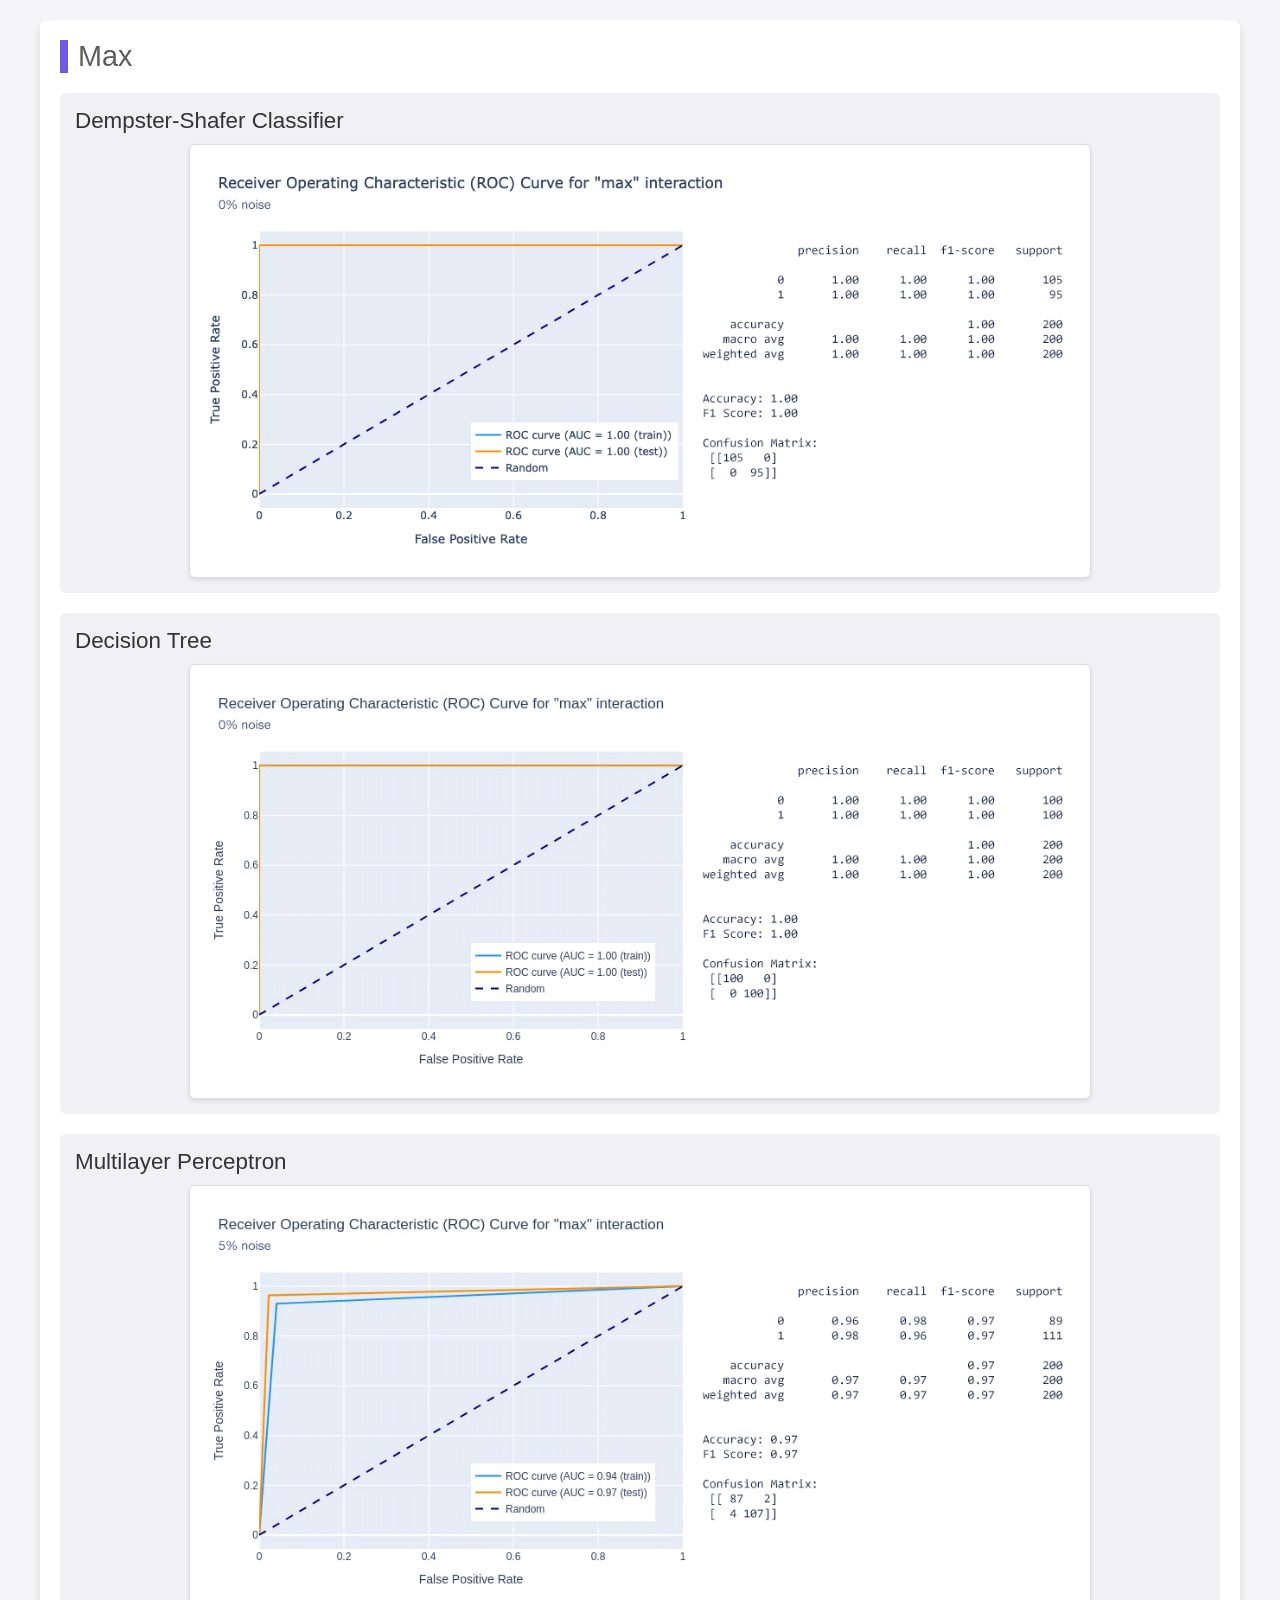
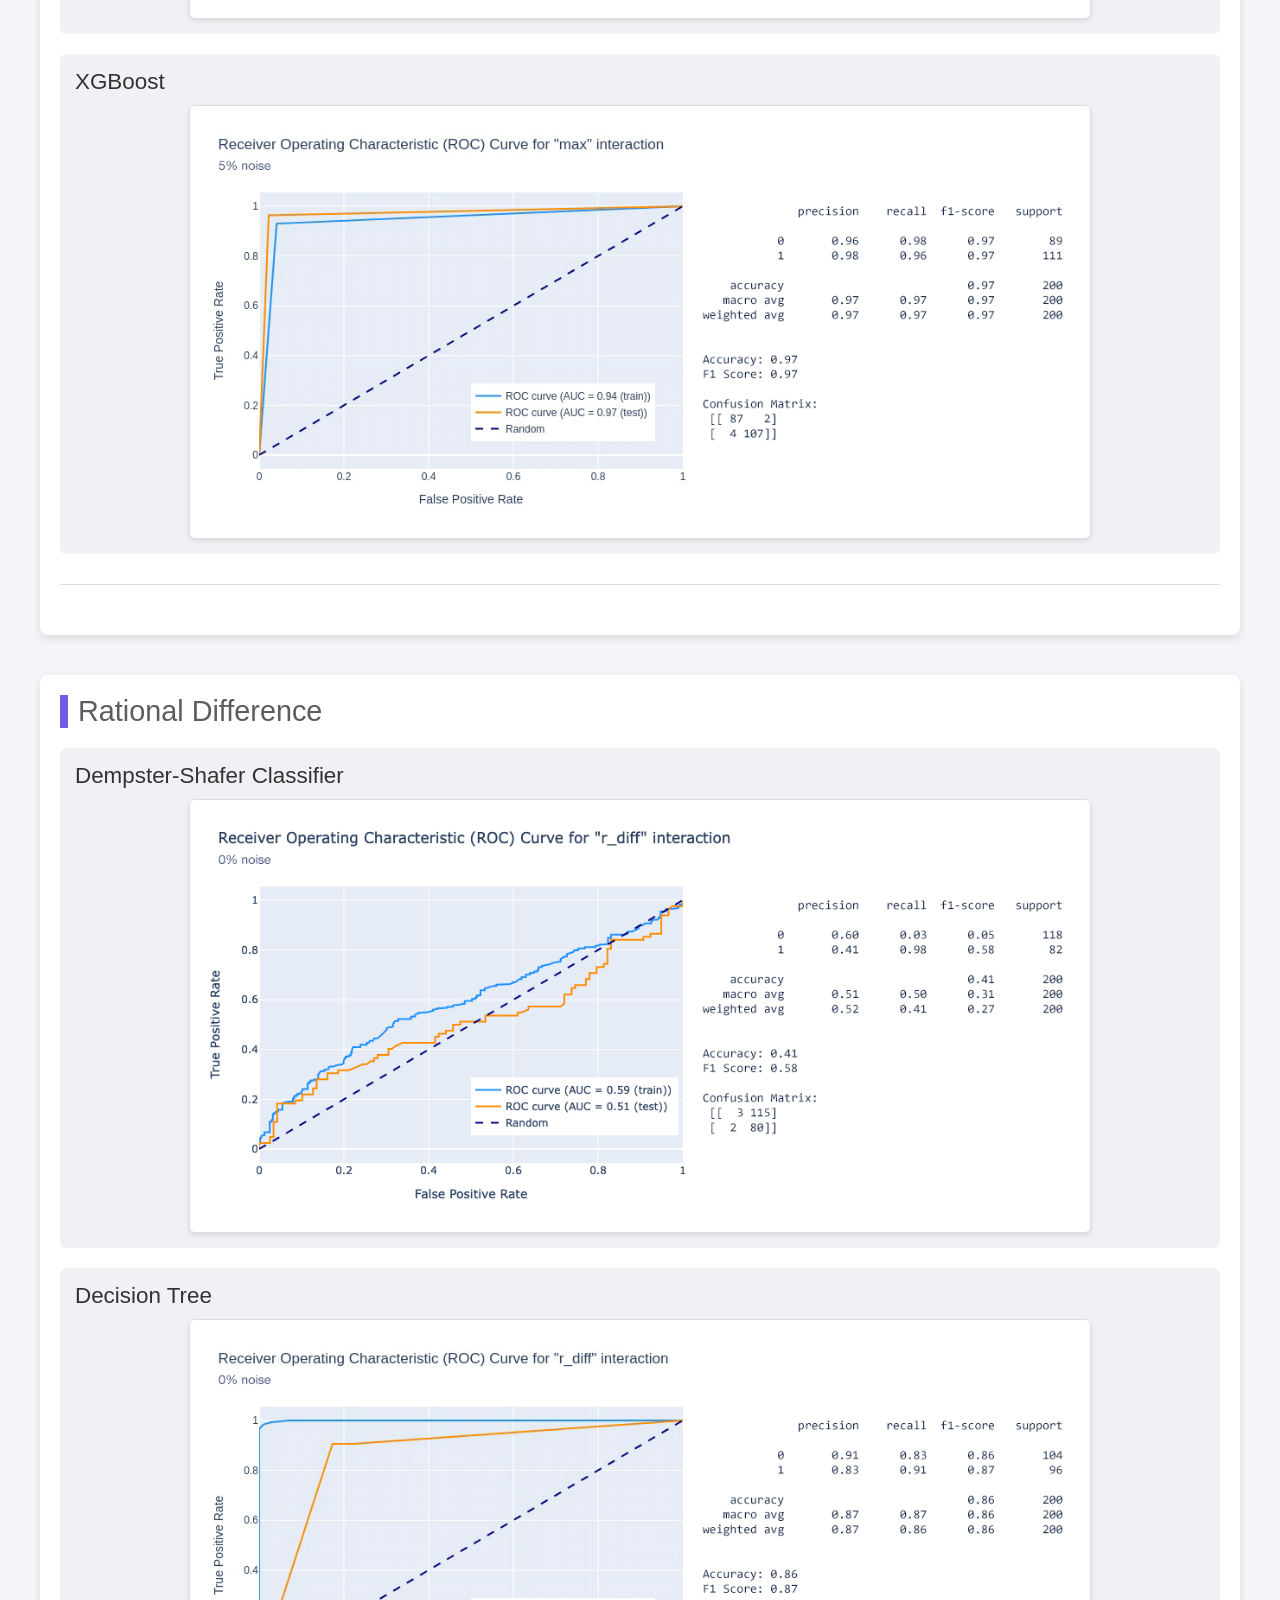
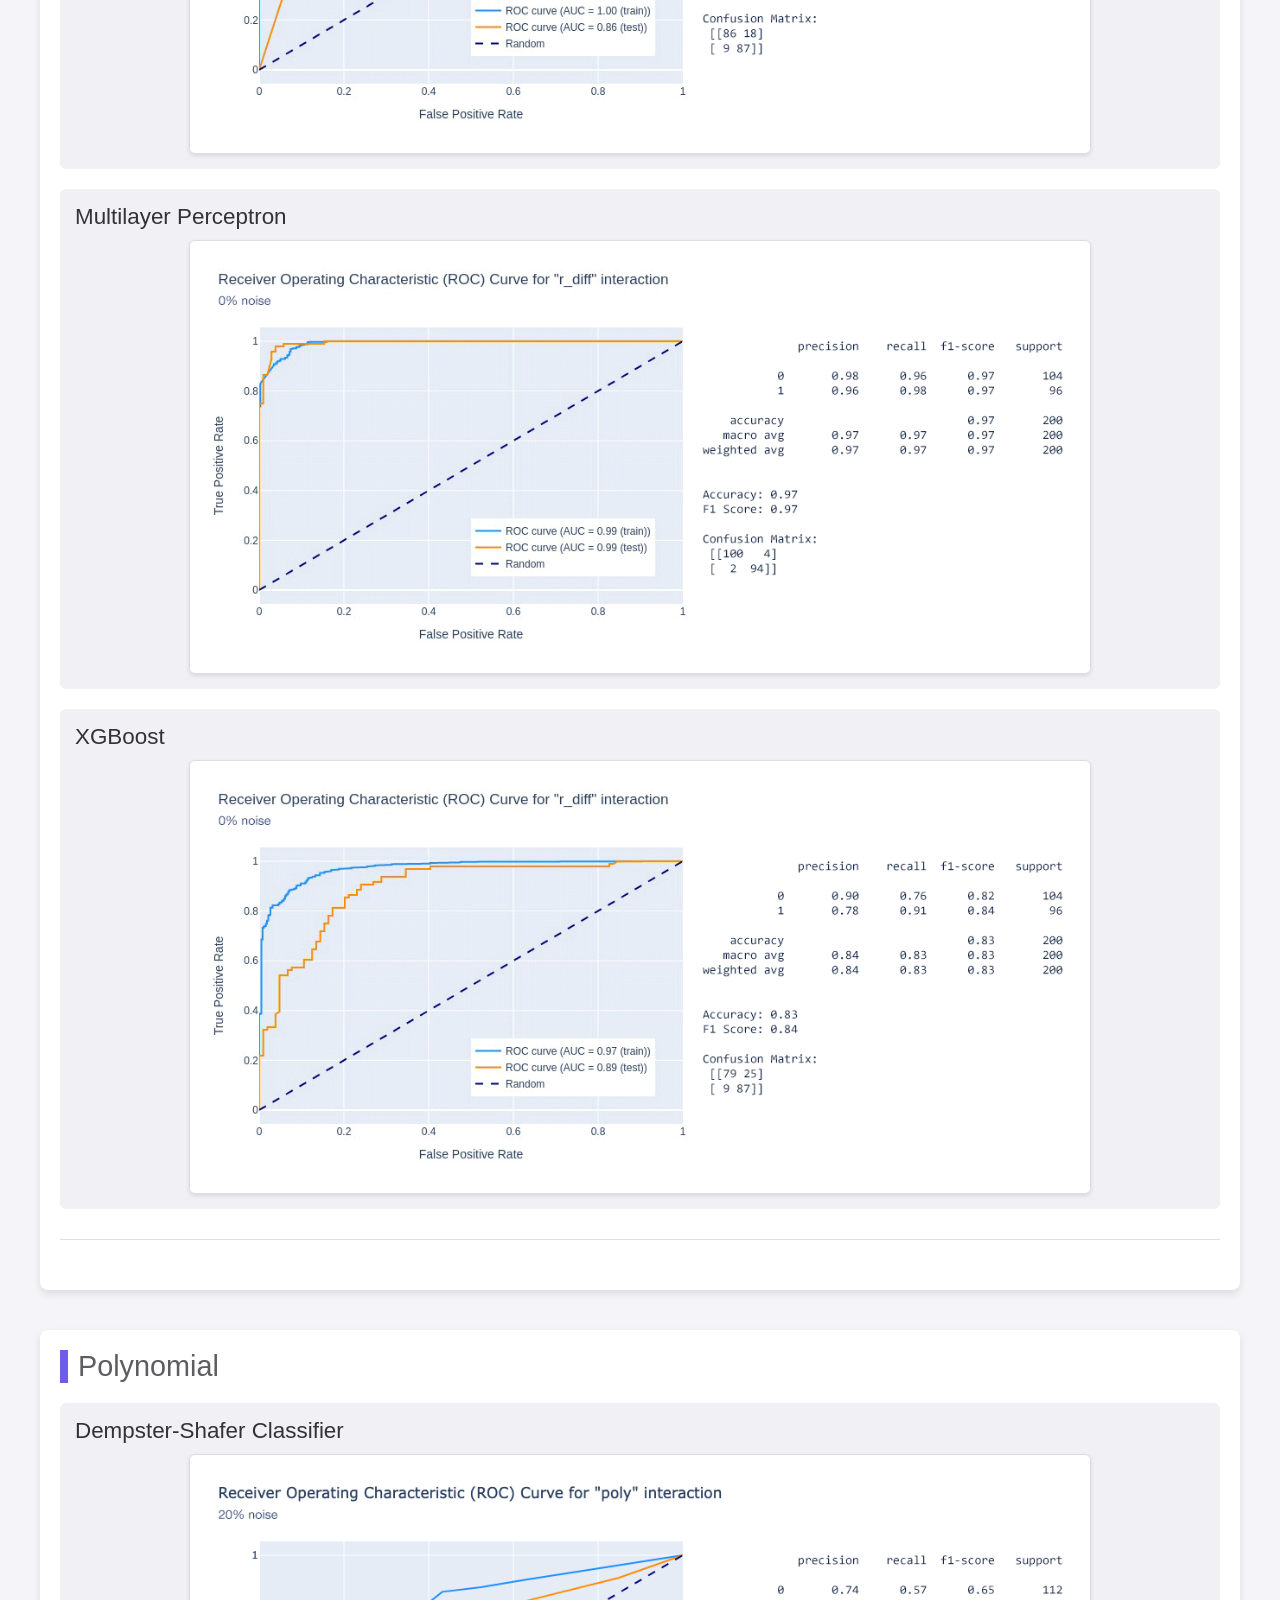
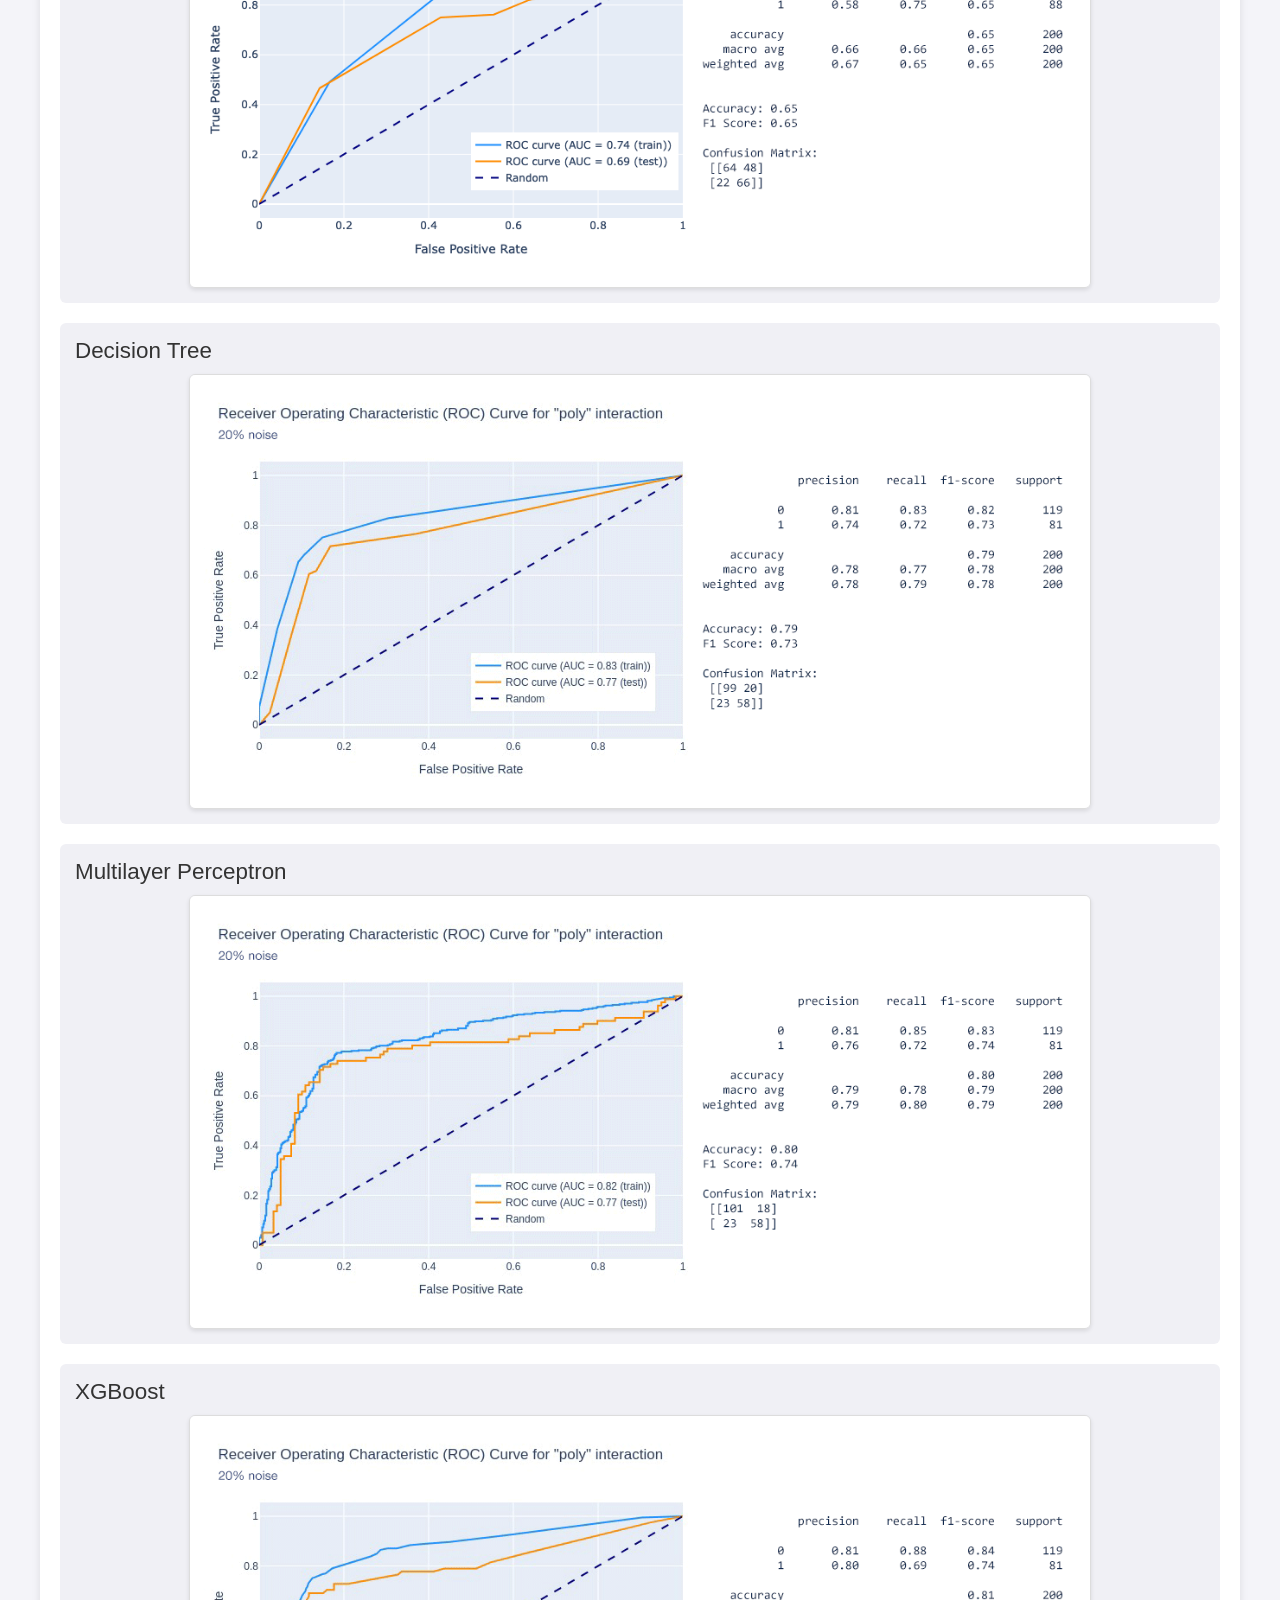
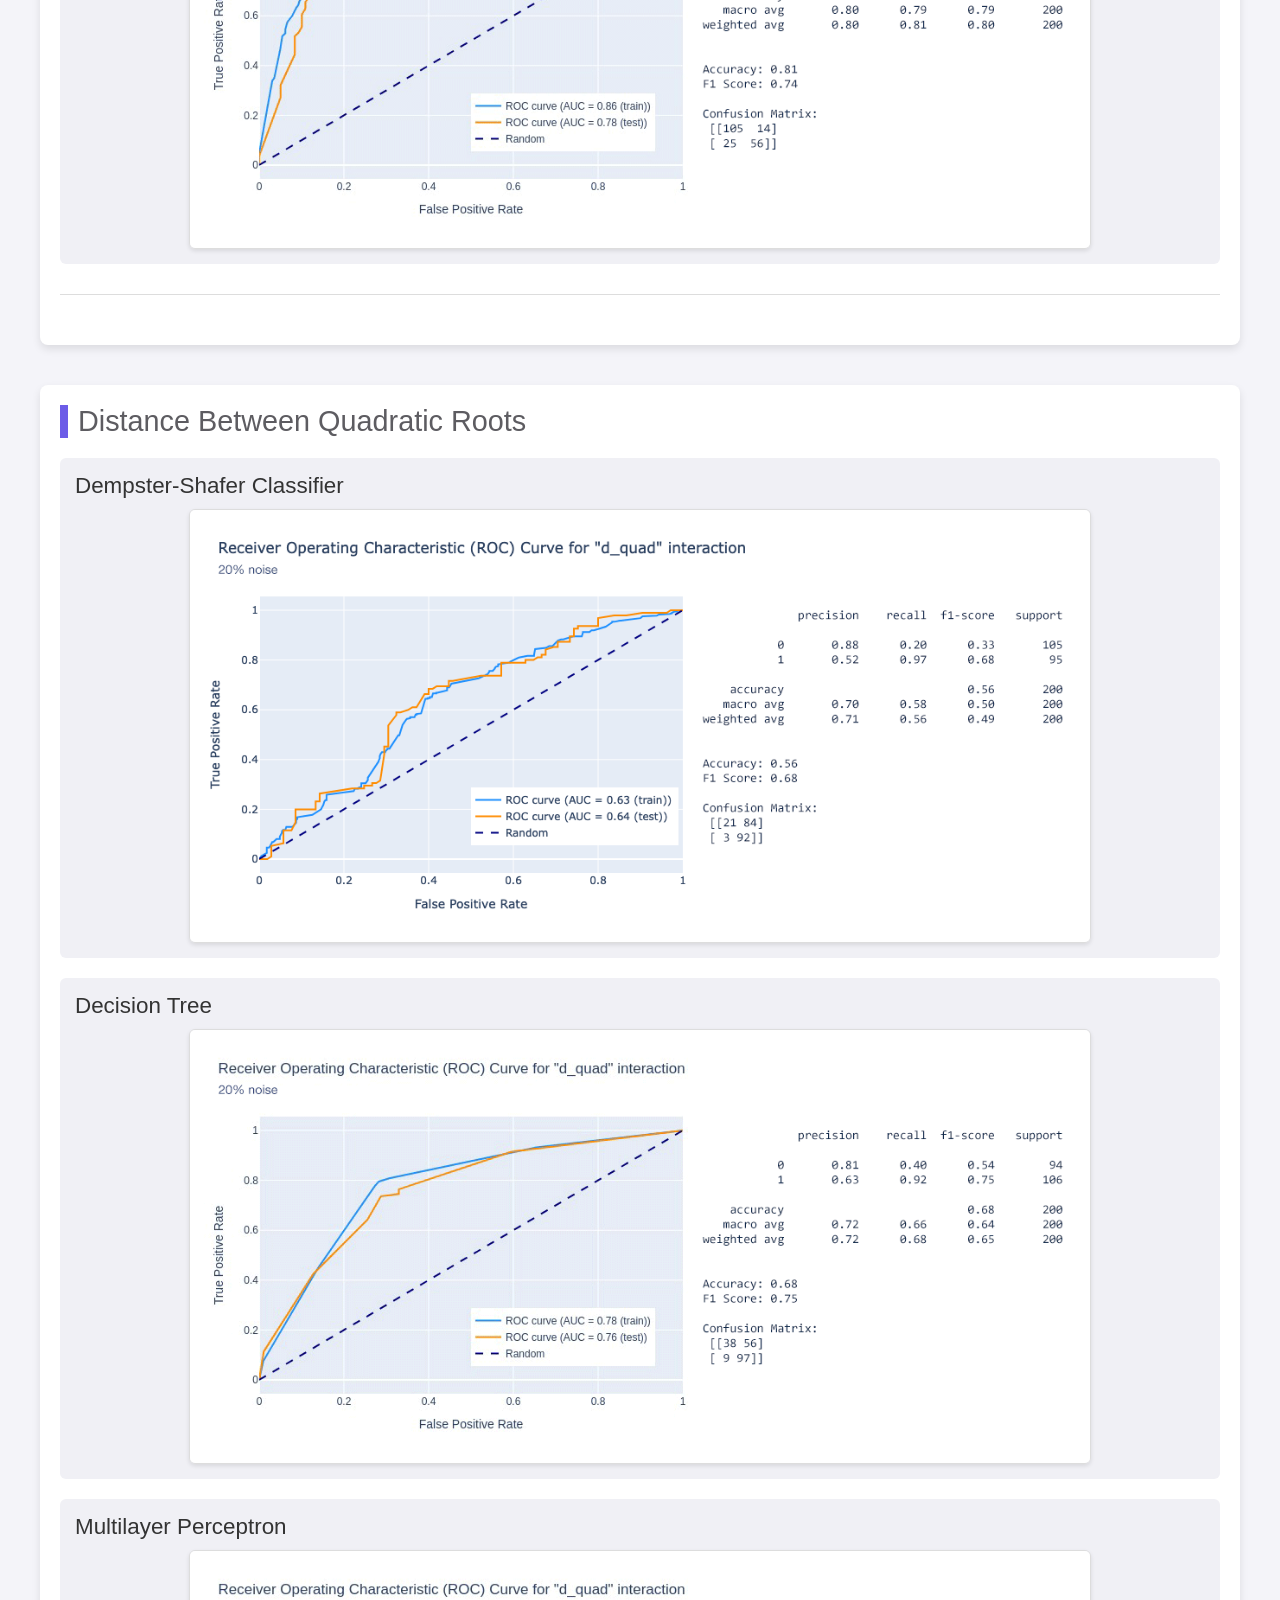
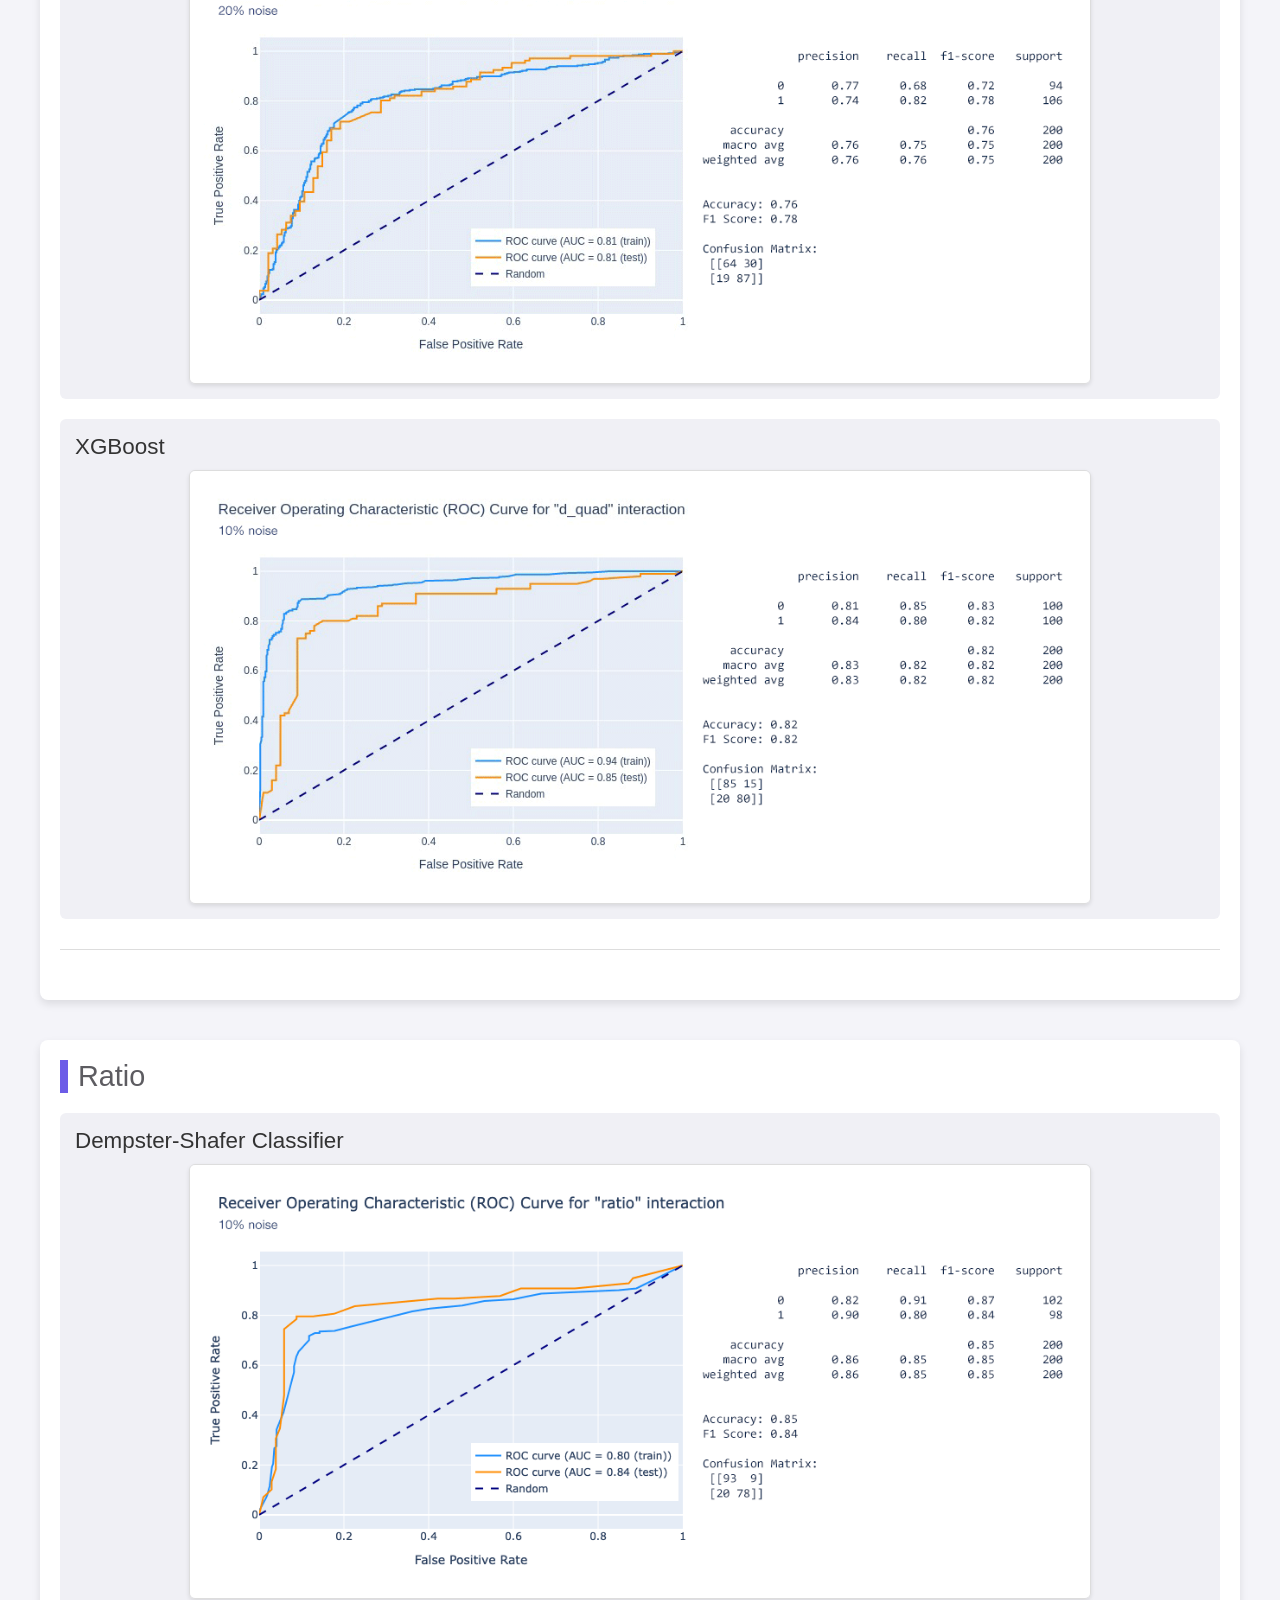
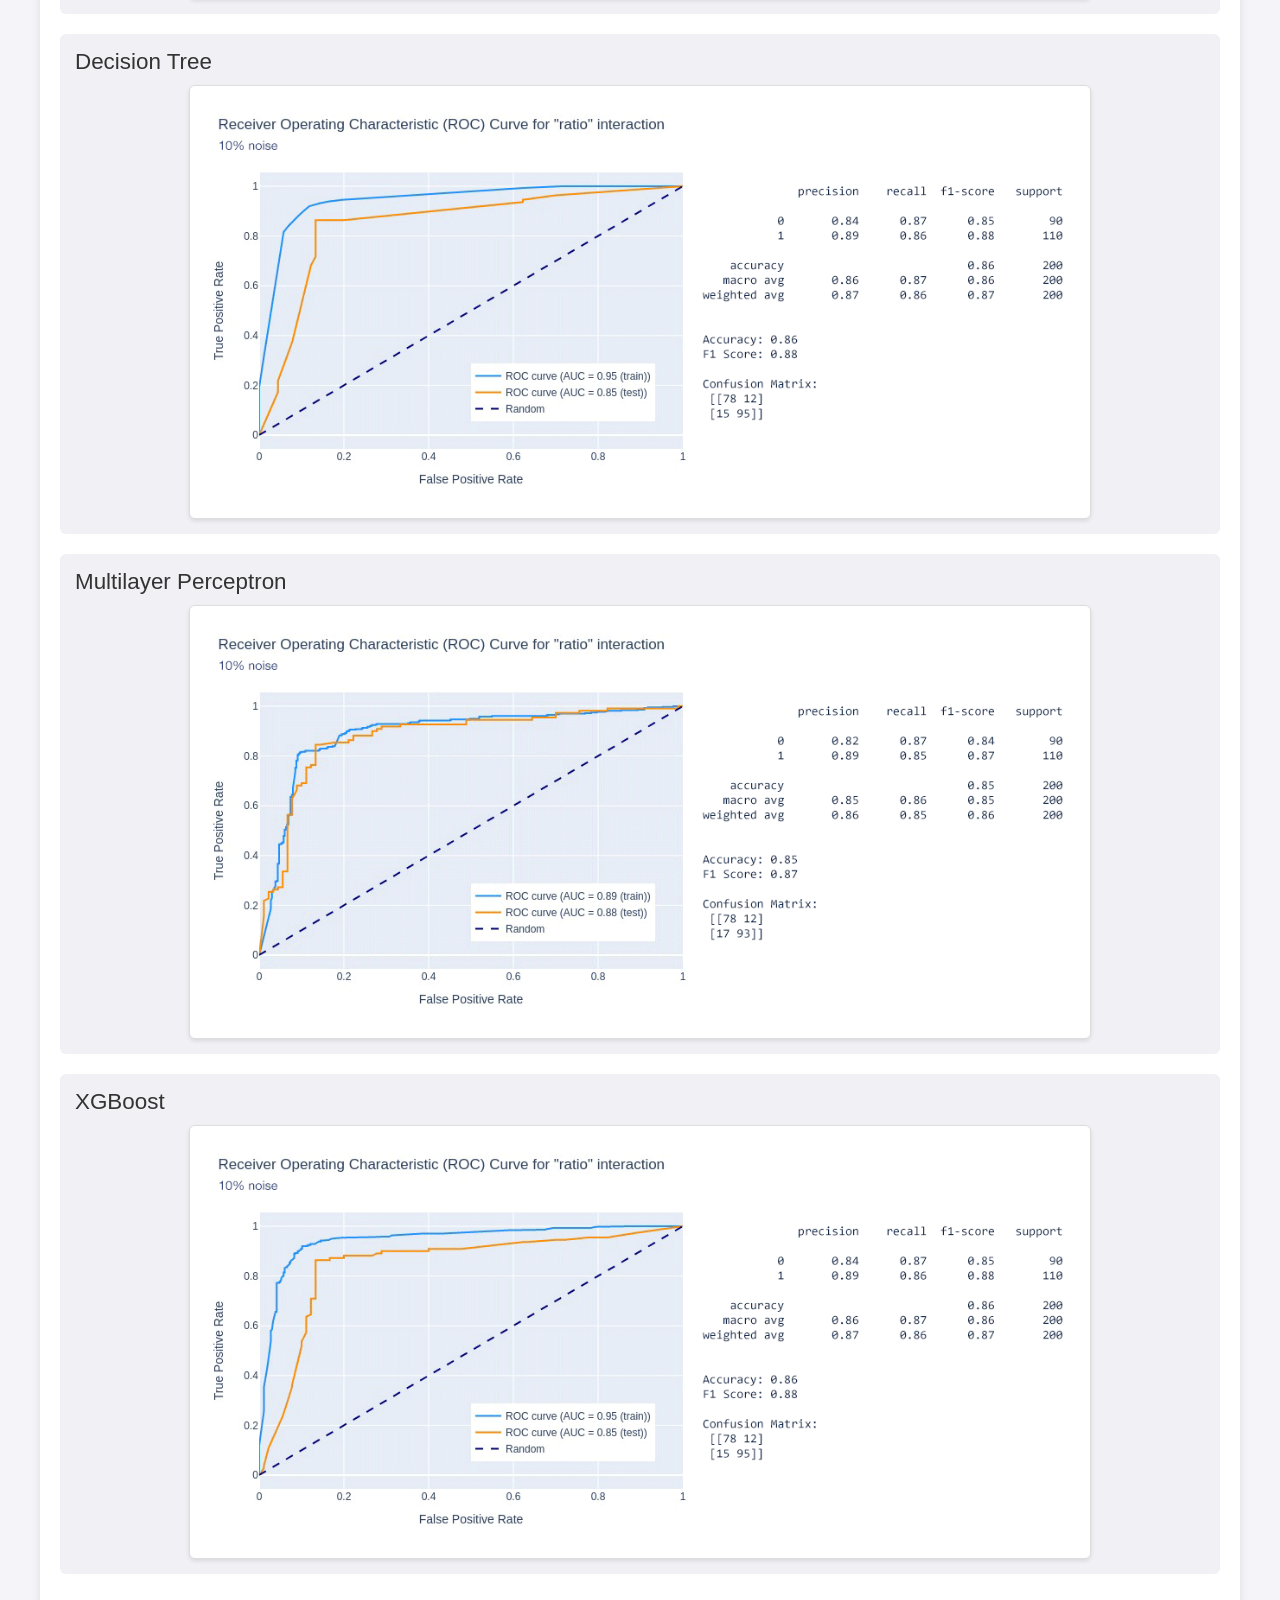
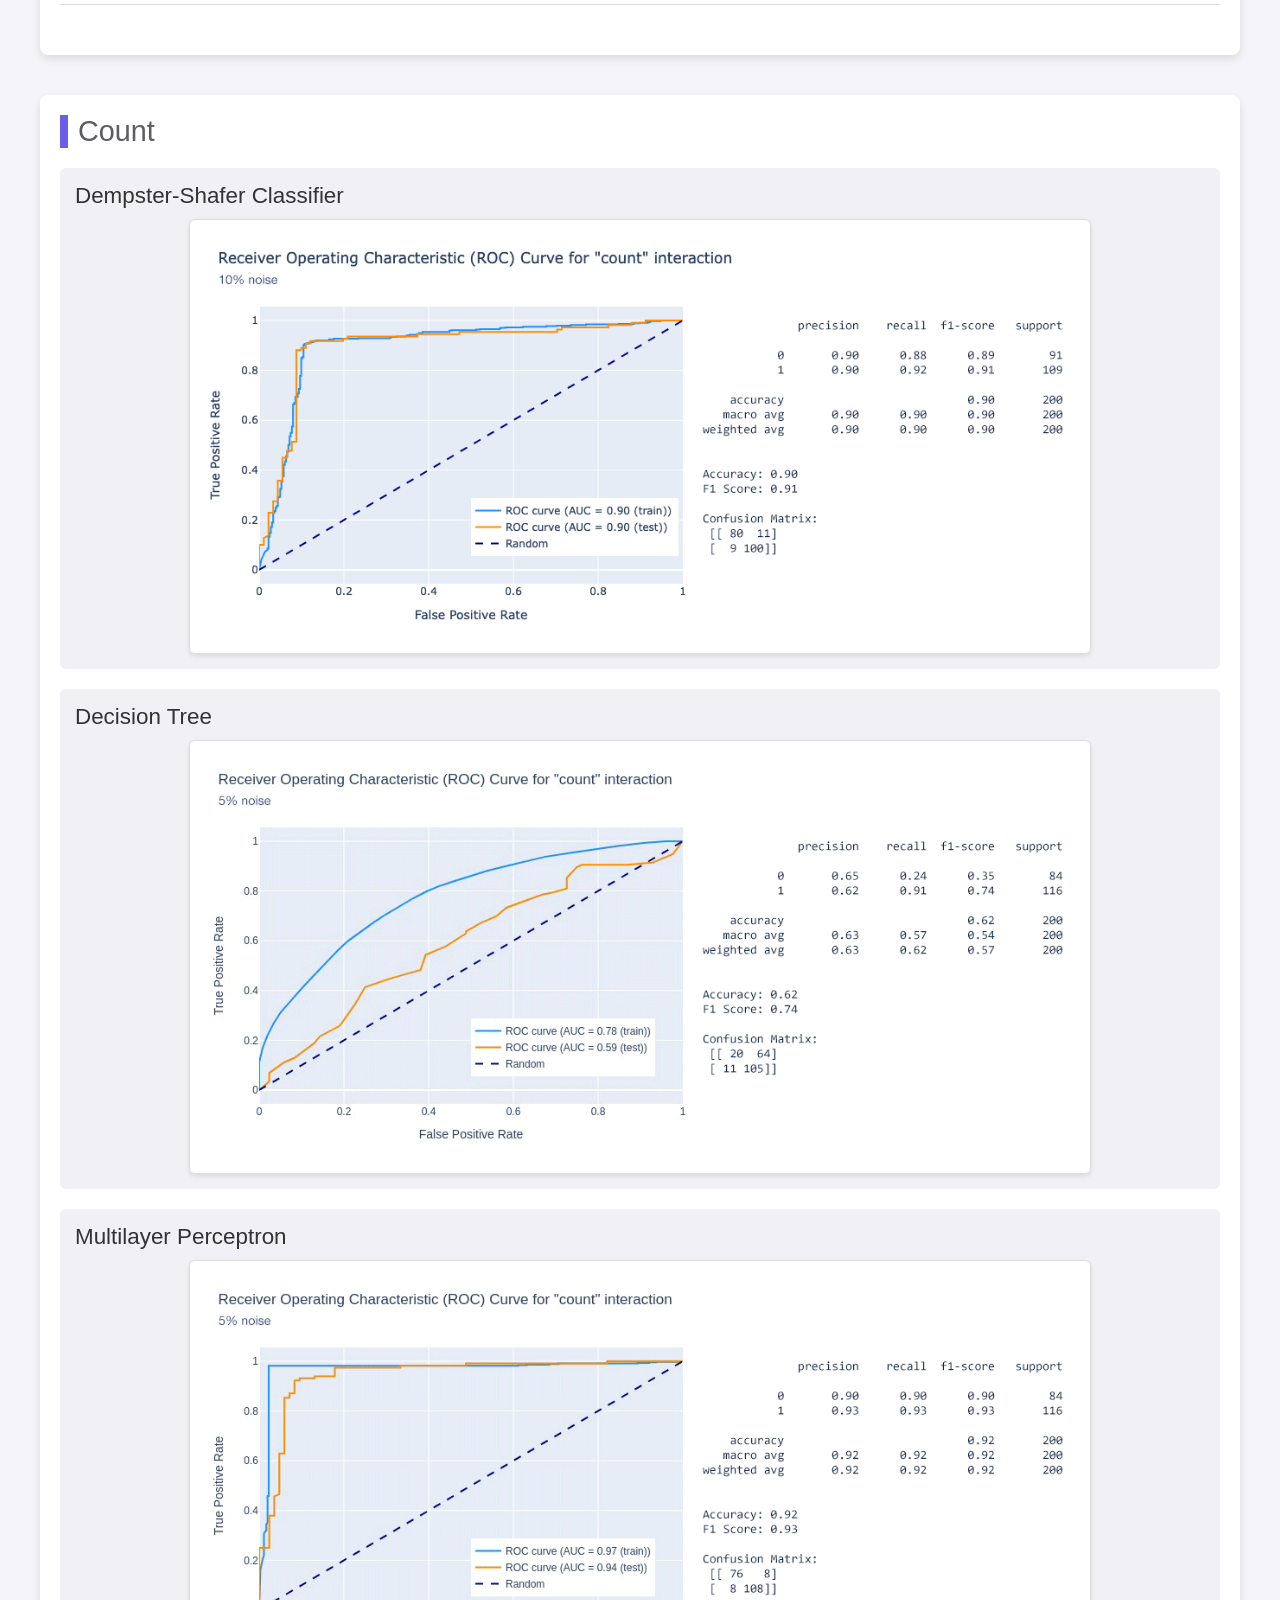
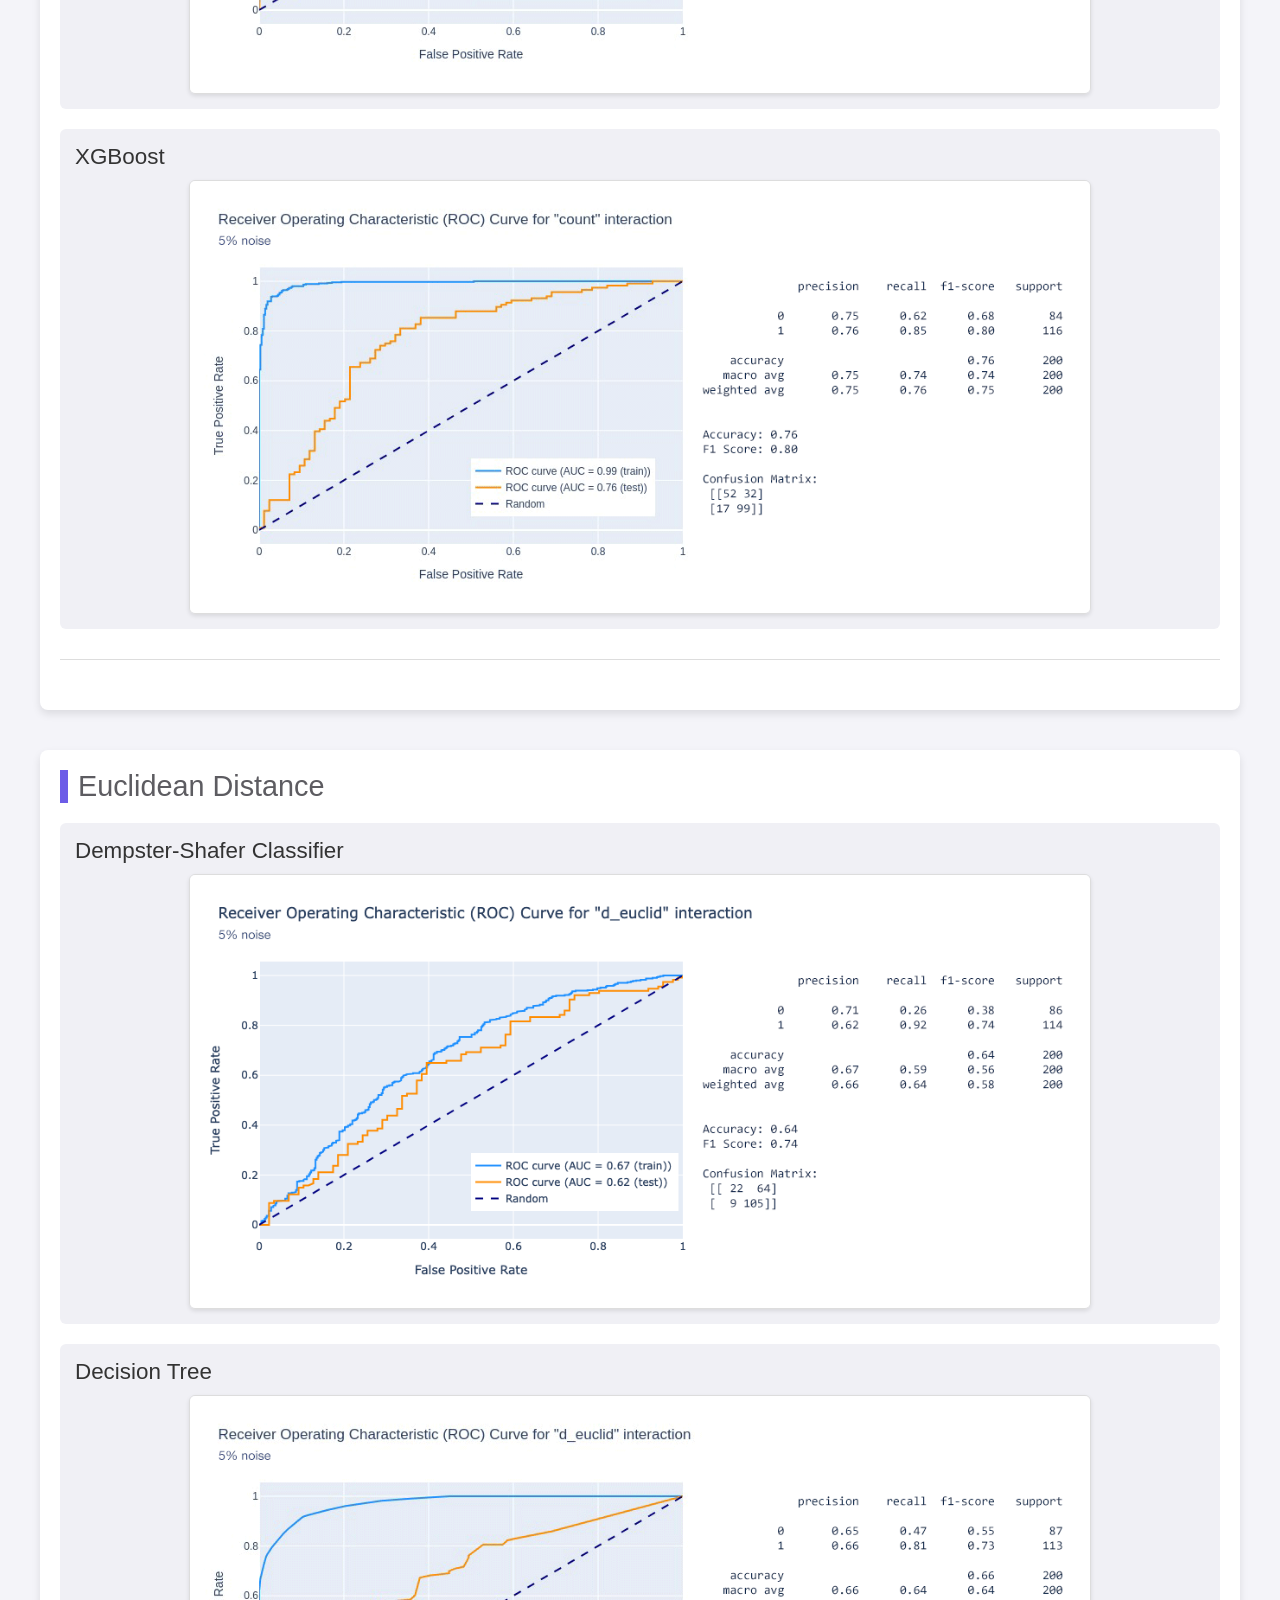
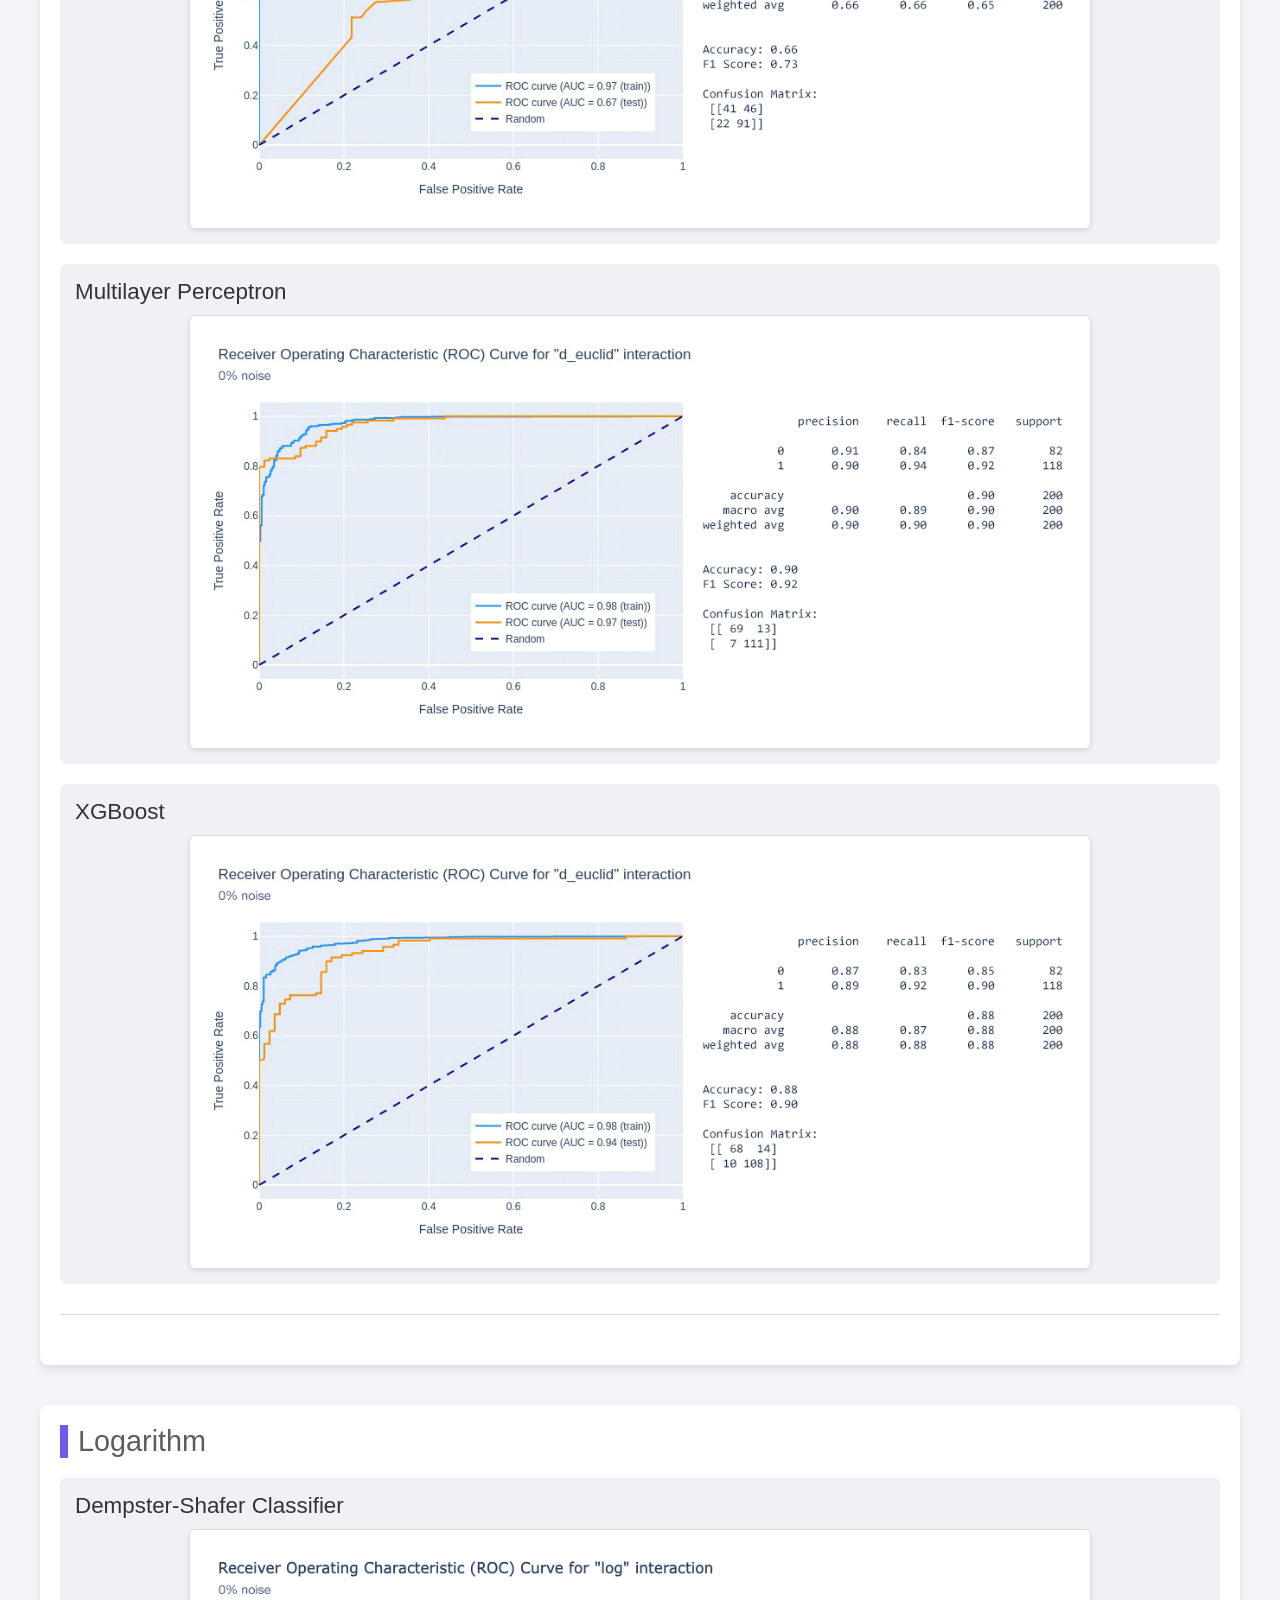
<file: index.html>
<!DOCTYPE html>
<html lang="en">
<head>
    <meta charset="UTF-8">
    <meta name="viewport" content="width=device-width, initial-scale=1.0">
    <title>GIF Gallery</title>
    <link rel="stylesheet" href="style.css">
</head>
<body>
    <main>
        <section class="relation-section">
            <h1 class="relation">Max</h1>
            <div class="model-section">
                <h2 class="model">Dempster-Shafer Classifier</h2>
                <img class="animation" src="./DSGD/max.gif" alt="max in DSGD">
            </div>
            <div class="model-section">
                <h2 class="model">Decision Tree</h2>
                <img class="animation" src="./DT/max.gif" alt="max in DT">
            </div>
            <div class="model-section">
                <h2 class="model">Multilayer Perceptron</h2>
                <img class="animation" src="./MLP/max.gif" alt="max in MLP">
            </div>
            <div class="model-section">
                <h2 class="model">XGBoost</h2>
                <img class="animation" src="./XGBoost/max.gif" alt="max in XGBoost">
            </div>
            <hr>
        </section>
        <section class="relation-section">
            <h1 class="relation">Rational Difference</h1>
            <div class="model-section">
                <h2 class="model">Dempster-Shafer Classifier</h2>
                <img class="animation" src="./DSGD/r_diff.gif" alt="r_diff in DSGD">
            </div>
            <div class="model-section">
                <h2 class="model">Decision Tree</h2>
                <img class="animation" src="./DT/r_diff.gif" alt="r_diff in DT">
            </div>
            <div class="model-section">
                <h2 class="model">Multilayer Perceptron</h2>
                <img class="animation" src="./MLP/r_diff.gif" alt="r_diff in MLP">
            </div>
            <div class="model-section">
                <h2 class="model">XGBoost</h2>
                <img class="animation" src="./XGBoost/r_diff.gif" alt="r_diff in XGBoost">
            </div>
            <hr>
        </section>
        <section class="relation-section">
            <h1 class="relation">Polynomial</h1>
            <div class="model-section">
                <h2 class="model">Dempster-Shafer Classifier</h2>
                <img class="animation" src="./DSGD/poly.gif" alt="poly in DSGD">
            </div>
            <div class="model-section">
                <h2 class="model">Decision Tree</h2>
                <img class="animation" src="./DT/poly.gif" alt="poly in DT">
            </div>
            <div class="model-section">
                <h2 class="model">Multilayer Perceptron</h2>
                <img class="animation" src="./MLP/poly.gif" alt="poly in MLP">
            </div>
            <div class="model-section">
                <h2 class="model">XGBoost</h2>
                <img class="animation" src="./XGBoost/poly.gif" alt="poly in XGBoost">
            </div>
            <hr>
        </section>
        <section class="relation-section">
            <h1 class="relation">Distance between quadratic roots</h1>
            <div class="model-section">
                <h2 class="model">Dempster-Shafer Classifier</h2>
                <img class="animation" src="./DSGD/d_quad.gif" alt="d_quad in DSGD">
            </div>
            <div class="model-section">
                <h2 class="model">Decision Tree</h2>
                <img class="animation" src="./DT/d_quad.gif" alt="d_quad in DT">
            </div>
            <div class="model-section">
                <h2 class="model">Multilayer Perceptron</h2>
                <img class="animation" src="./MLP/d_quad.gif" alt="d_quad in MLP">
            </div>
            <div class="model-section">
                <h2 class="model">XGBoost</h2>
                <img class="animation" src="./XGBoost/d_quad.gif" alt="d_quad in XGBoost">
            </div>
            <hr>
        </section>
        <section class="relation-section">
            <h1 class="relation">Ratio</h1>
            <div class="model-section">
                <h2 class="model">Dempster-Shafer Classifier</h2>
                <img class="animation" src="./DSGD/ratio.gif" alt="ratio in DSGD">
            </div>
            <div class="model-section">
                <h2 class="model">Decision Tree</h2>
                <img class="animation" src="./DT/ratio.gif" alt="ratio in DT">
            </div>
            <div class="model-section">
                <h2 class="model">Multilayer Perceptron</h2>
                <img class="animation" src="./MLP/ratio.gif" alt="ratio in MLP">
            </div>
            <div class="model-section">
                <h2 class="model">XGBoost</h2>
                <img class="animation" src="./XGBoost/ratio.gif" alt="ratio in XGBoost">
            </div>
            <hr>
        </section>
        <section class="relation-section">
            <h1 class="relation">Count</h1>
            <div class="model-section">
                <h2 class="model">Dempster-Shafer Classifier</h2>
                <img class="animation" src="./DSGD/count.gif" alt="count in DSGD">
            </div>
            <div class="model-section">
                <h2 class="model">Decision Tree</h2>
                <img class="animation" src="./DT/count.gif" alt="count in DT">
            </div>
            <div class="model-section">
                <h2 class="model">Multilayer Perceptron</h2>
                <img class="animation" src="./MLP/count.gif" alt="count in MLP">
            </div>
            <div class="model-section">
                <h2 class="model">XGBoost</h2>
                <img class="animation" src="./XGBoost/count.gif" alt="count in XGBoost">
            </div>
            <hr>
        </section>
        <section class="relation-section">
            <h1 class="relation">Euclidean Distance</h1>
            <div class="model-section">
                <h2 class="model">Dempster-Shafer Classifier</h2>
                <img class="animation" src="./DSGD/d_euclid.gif" alt="d_euclid in DSGD">
            </div>
            <div class="model-section">
                <h2 class="model">Decision Tree</h2>
                <img class="animation" src="./DT/d_euclid.gif" alt="d_euclid in DT">
            </div>
            <div class="model-section">
                <h2 class="model">Multilayer Perceptron</h2>
                <img class="animation" src="./MLP/d_euclid.gif" alt="d_euclid in MLP">
            </div>
            <div class="model-section">
                <h2 class="model">XGBoost</h2>
                <img class="animation" src="./XGBoost/d_euclid.gif" alt="d_euclid in XGBoost">
            </div>
            <hr>
        </section>
        <section class="relation-section">
            <h1 class="relation">Logarithm</h1>
            <div class="model-section">
                <h2 class="model">Dempster-Shafer Classifier</h2>
                <img class="animation" src="./DSGD/log.gif" alt="log in DSGD">
            </div>
            <div class="model-section">
                <h2 class="model">Decision Tree</h2>
                <img class="animation" src="./DT/log.gif" alt="log in DT">
            </div>
            <div class="model-section">
                <h2 class="model">Multilayer Perceptron</h2>
                <img class="animation" src="./MLP/log.gif" alt="log in MLP">
            </div>
            <div class="model-section">
                <h2 class="model">XGBoost</h2>
                <img class="animation" src="./XGBoost/log.gif" alt="log in XGBoost">
            </div>
            <hr>
        </section>
        <section class="relation-section">
            <h1 class="relation">Product</h1>
            <div class="model-section">
                <h2 class="model">Dempster-Shafer Classifier</h2>
                <img class="animation" src="./DSGD/mult.gif" alt="mult in DSGD">
            </div>
            <div class="model-section">
                <h2 class="model">Decision Tree</h2>
                <img class="animation" src="./DT/mult.gif" alt="mult in DT">
            </div>
            <div class="model-section">
                <h2 class="model">Multilayer Perceptron</h2>
                <img class="animation" src="./MLP/mult.gif" alt="mult in MLP">
            </div>
            <div class="model-section">
                <h2 class="model">XGBoost</h2>
                <img class="animation" src="./XGBoost/mult.gif" alt="mult in XGBoost">
            </div>
            <hr>
        </section>
        <section class="relation-section">
            <h1 class="relation">Square</h1>
            <div class="model-section">
                <h2 class="model">Dempster-Shafer Classifier</h2>
                <img class="animation" src="./DSGD/square.gif" alt="square in DSGD">
            </div>
            <div class="model-section">
                <h2 class="model">Decision Tree</h2>
                <img class="animation" src="./DT/square.gif" alt="square in DT">
            </div>
            <div class="model-section">
                <h2 class="model">Multilayer Perceptron</h2>
                <img class="animation" src="./MLP/square.gif" alt="square in MLP">
            </div>
            <div class="model-section">
                <h2 class="model">XGBoost</h2>
                <img class="animation" src="./XGBoost/square.gif" alt="square in XGBoost">
            </div>
            <hr>
        </section>
        <section class="relation-section">
            <h1 class="relation">Cube</h1>
            <div class="model-section">
                <h2 class="model">Dempster-Shafer Classifier</h2>
                <img class="animation" src="./DSGD/cube.gif" alt="cube in DSGD">
            </div>
            <div class="model-section">
                <h2 class="model">Decision Tree</h2>
                <img class="animation" src="./DT/cube.gif" alt="cube in DT">
            </div>
            <div class="model-section">
                <h2 class="model">Multilayer Perceptron</h2>
                <img class="animation" src="./MLP/cube.gif" alt="cube in MLP">
            </div>
            <div class="model-section">
                <h2 class="model">XGBoost</h2>
                <img class="animation" src="./XGBoost/cube.gif" alt="cube in XGBoost">
            </div>
            <hr>
        </section>
        <section class="relation-section">
            <h1 class="relation">Rational Polynomial</h1>
            <div class="model-section">
                <h2 class="model">Dempster-Shafer Classifier</h2>
                <img class="animation" src="./DSGD/r_poly.gif" alt="r_poly in DSGD">
            </div>
            <div class="model-section">
                <h2 class="model">Decision Tree</h2>
                <img class="animation" src="./DT/r_poly.gif" alt="r_poly in DT">
            </div>
            <div class="model-section">
                <h2 class="model">Multilayer Perceptron</h2>
                <img class="animation" src="./MLP/r_poly.gif" alt="r_poly in MLP">
            </div>
            <div class="model-section">
                <h2 class="model">XGBoost</h2>
                <img class="animation" src="./XGBoost/r_poly.gif" alt="r_poly in XGBoost">
            </div>
            <hr>
        </section>
        <section class="relation-section">
            <h1 class="relation">Difference</h1>
            <div class="model-section">
                <h2 class="model">Dempster-Shafer Classifier</h2>
                <img class="animation" src="./DSGD/diff.gif" alt="diff in DSGD">
            </div>
            <div class="model-section">
                <h2 class="model">Decision Tree</h2>
                <img class="animation" src="./DT/diff.gif" alt="diff in DT">
            </div>
            <div class="model-section">
                <h2 class="model">Multilayer Perceptron</h2>
                <img class="animation" src="./MLP/diff.gif" alt="diff in MLP">
            </div>
            <div class="model-section">
                <h2 class="model">XGBoost</h2>
                <img class="animation" src="./XGBoost/diff.gif" alt="diff in XGBoost">
            </div>
            <hr>
        </section>
    </main>
</body>
</html>
</file>
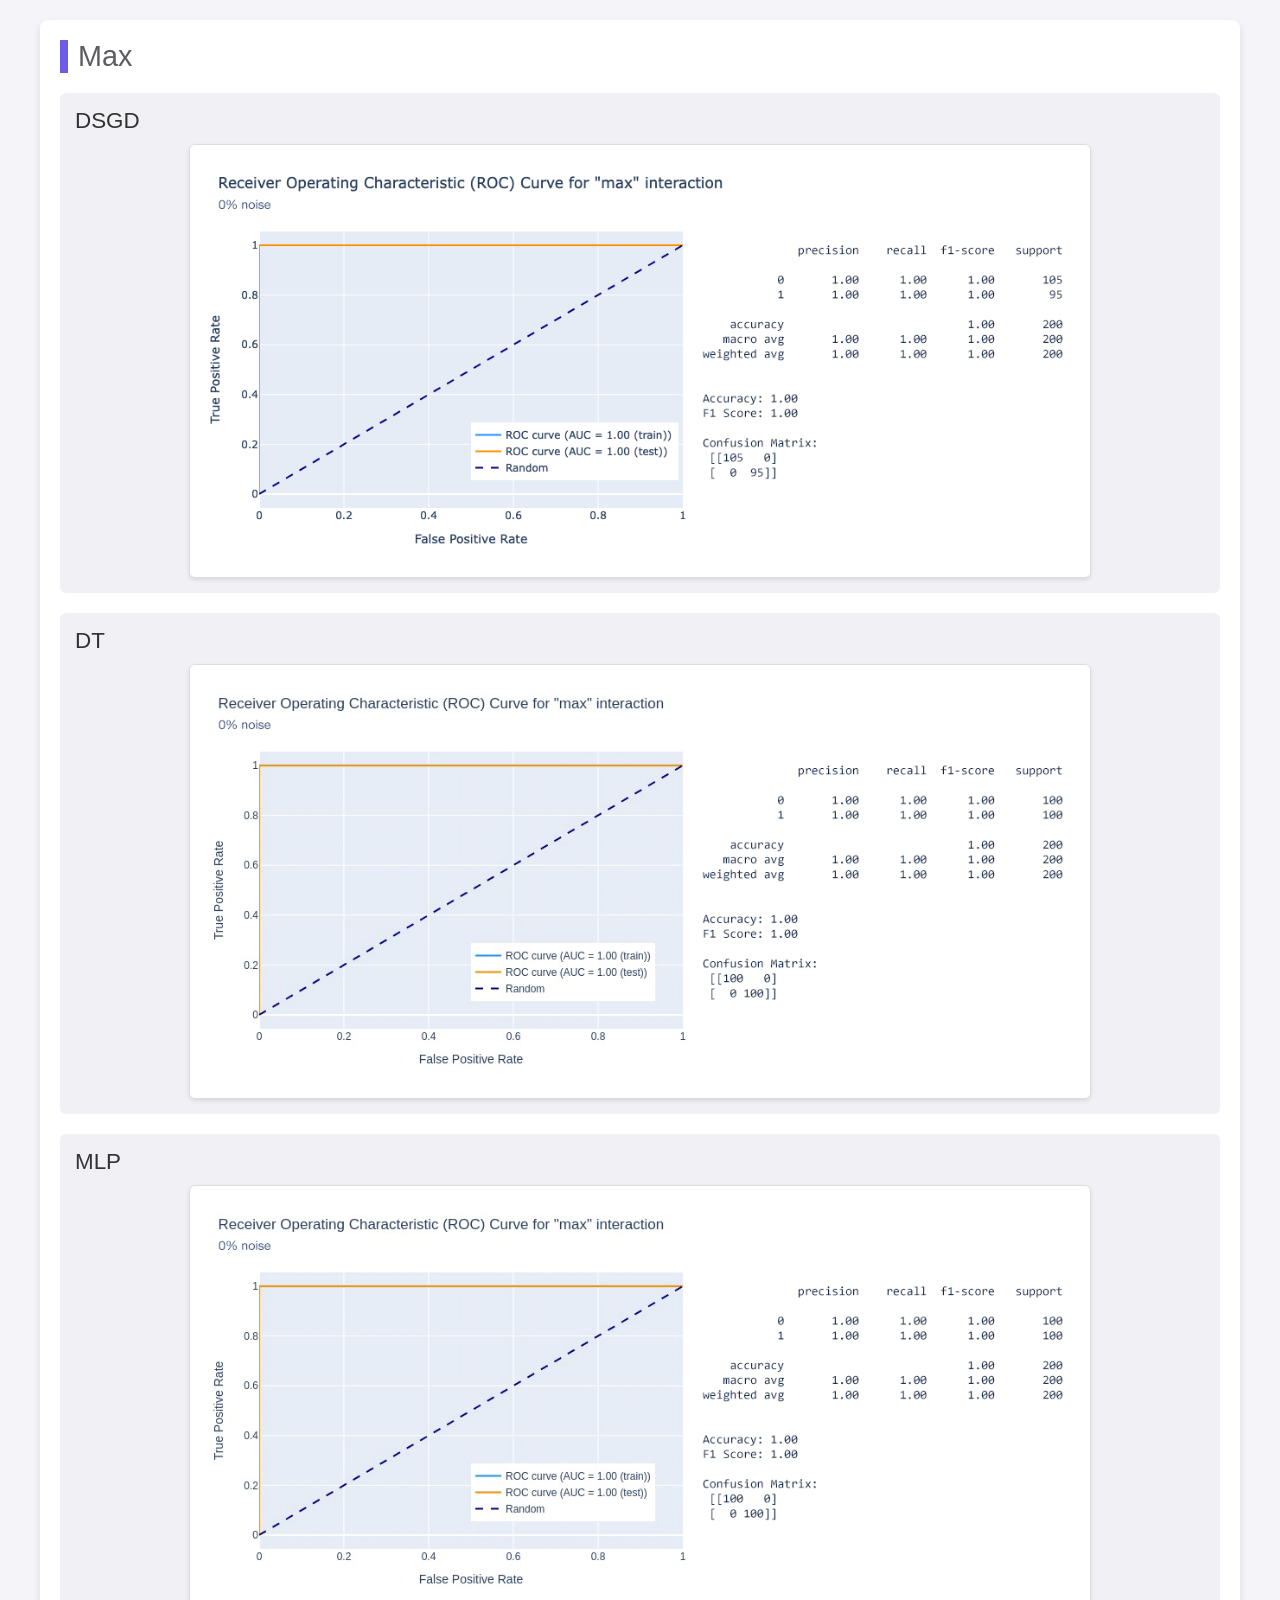
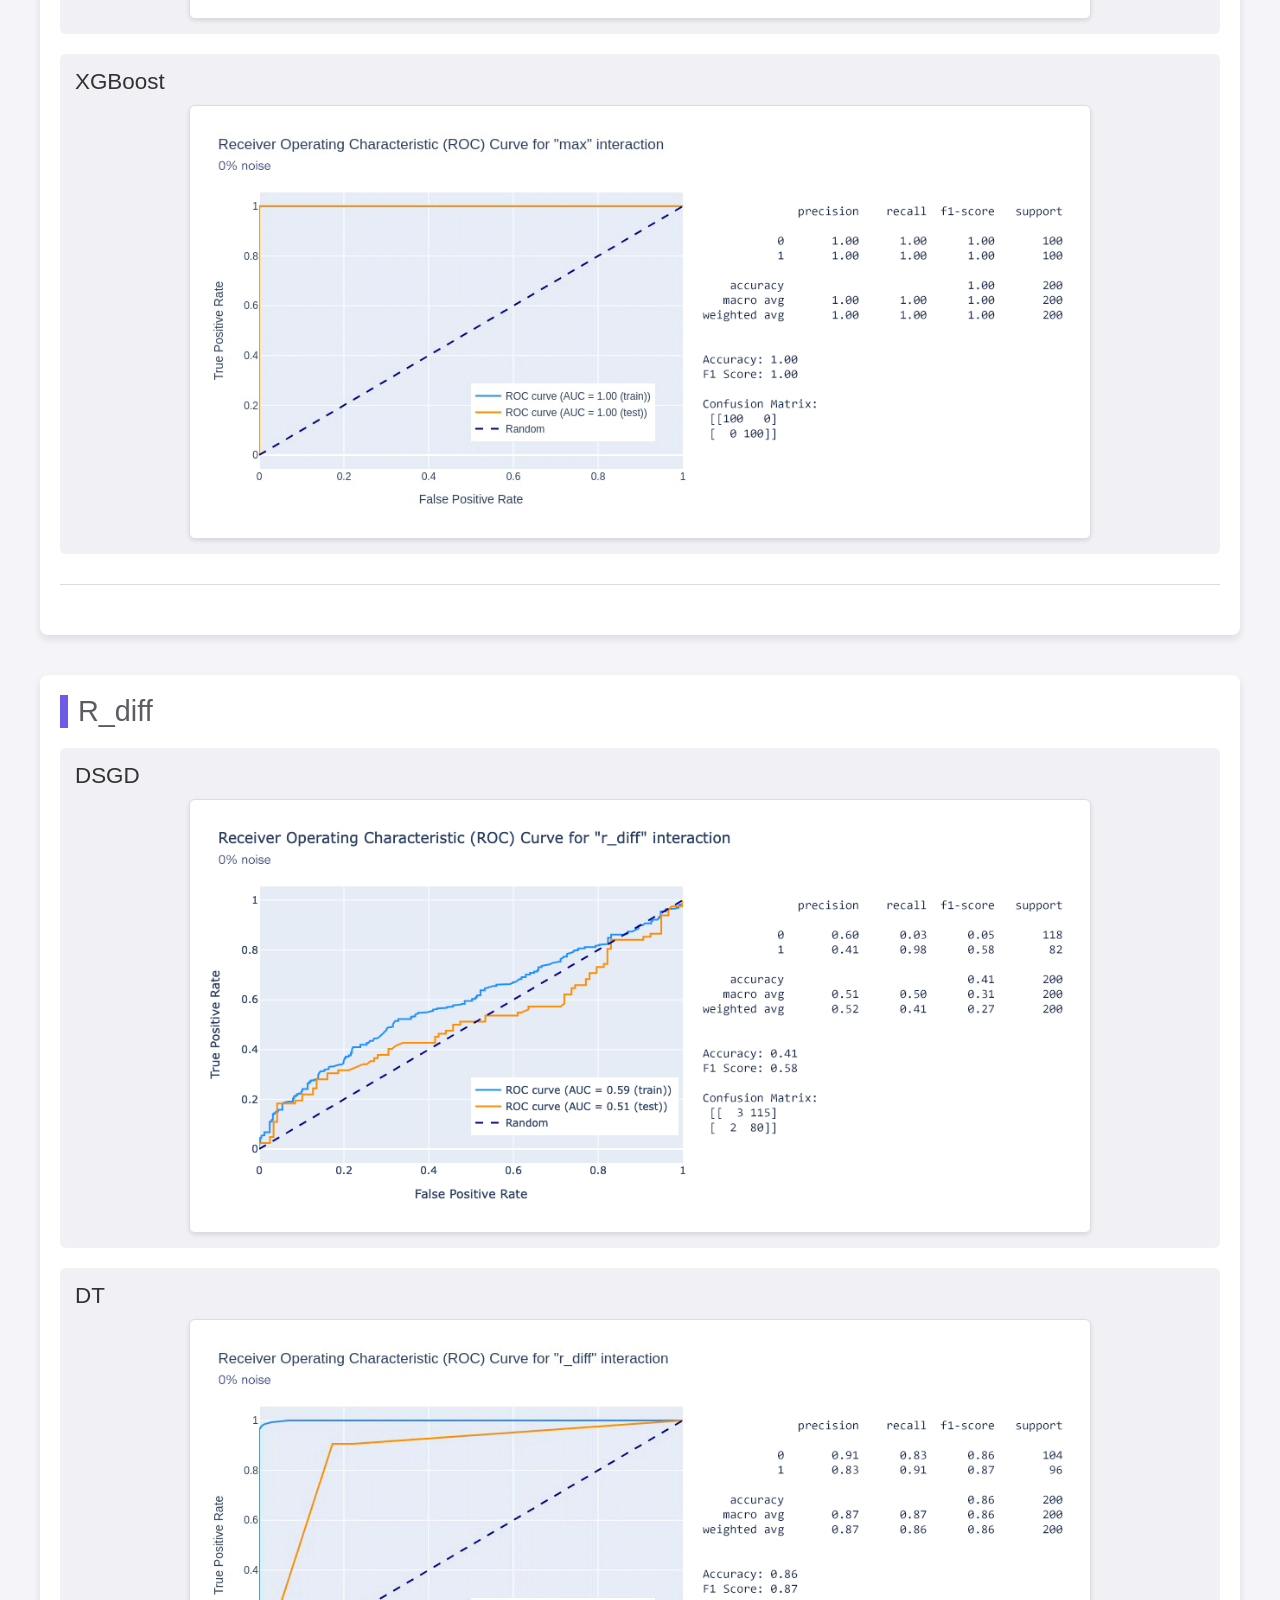
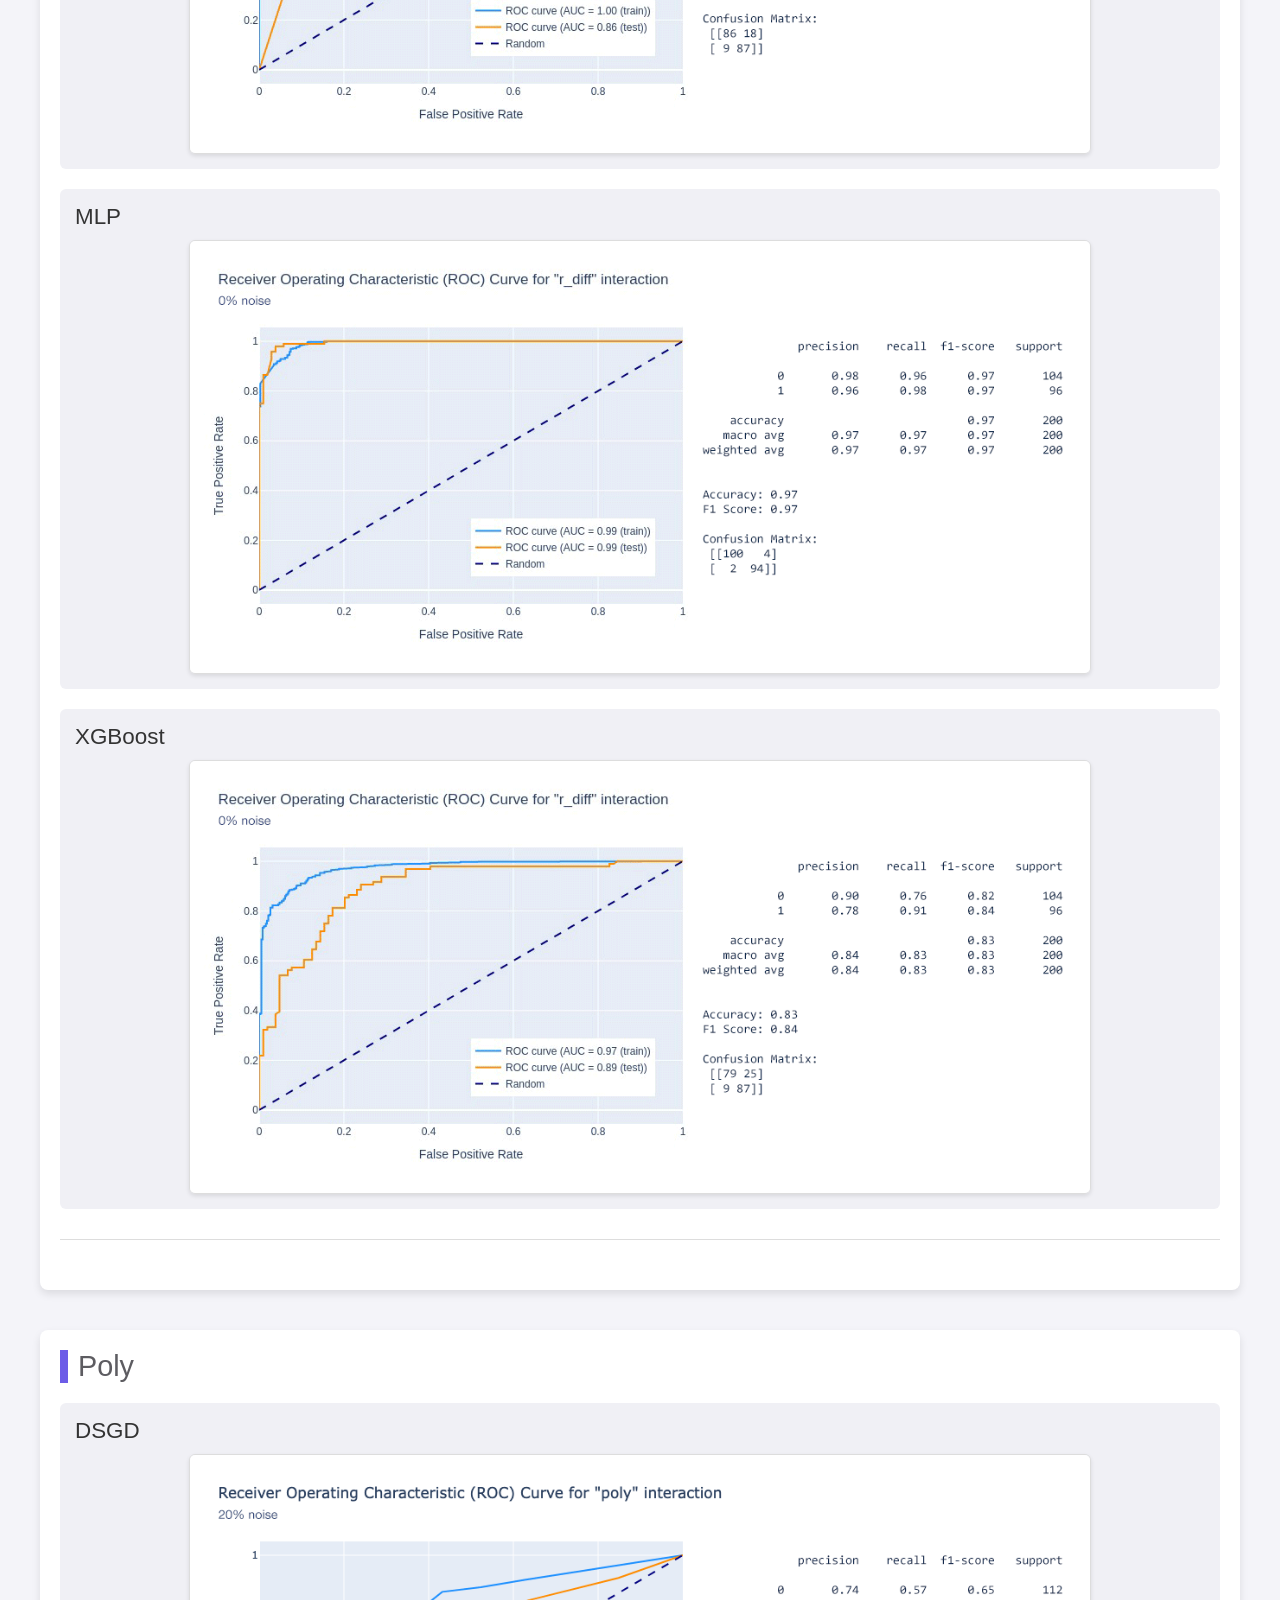
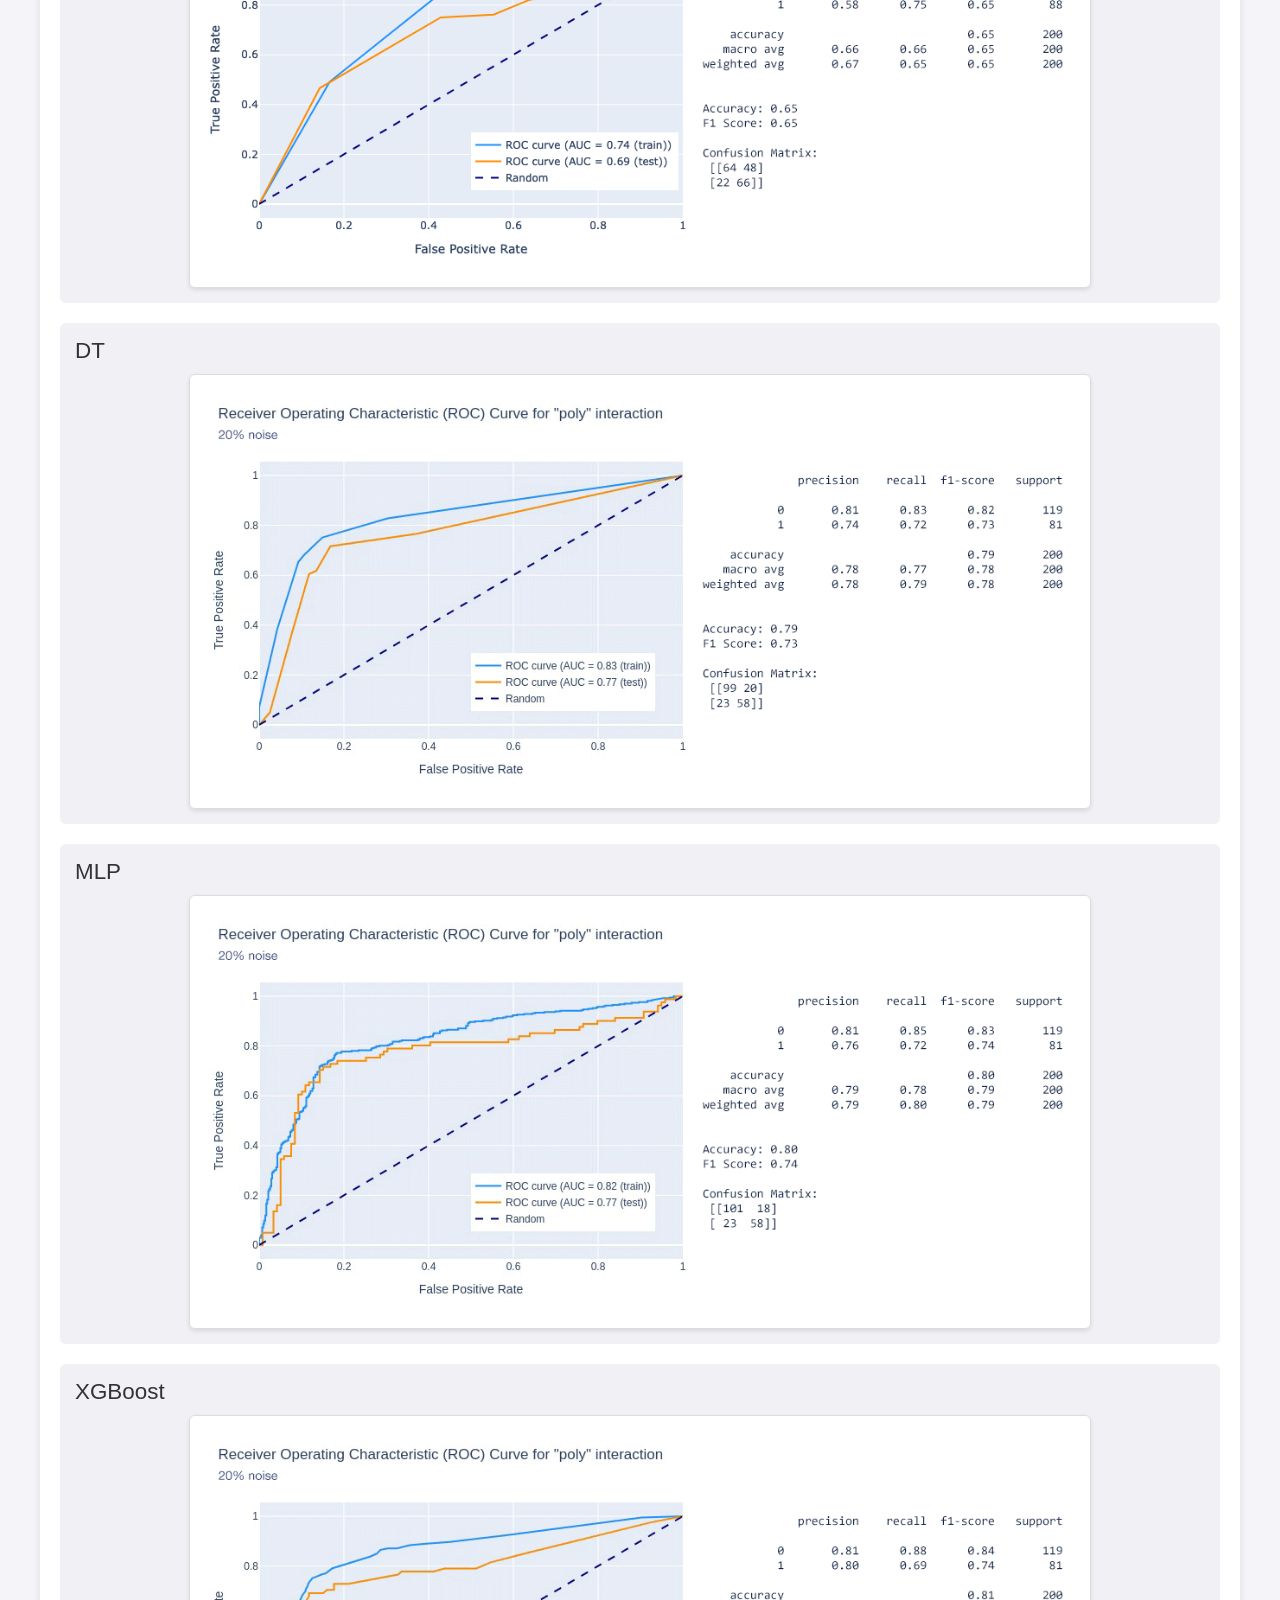
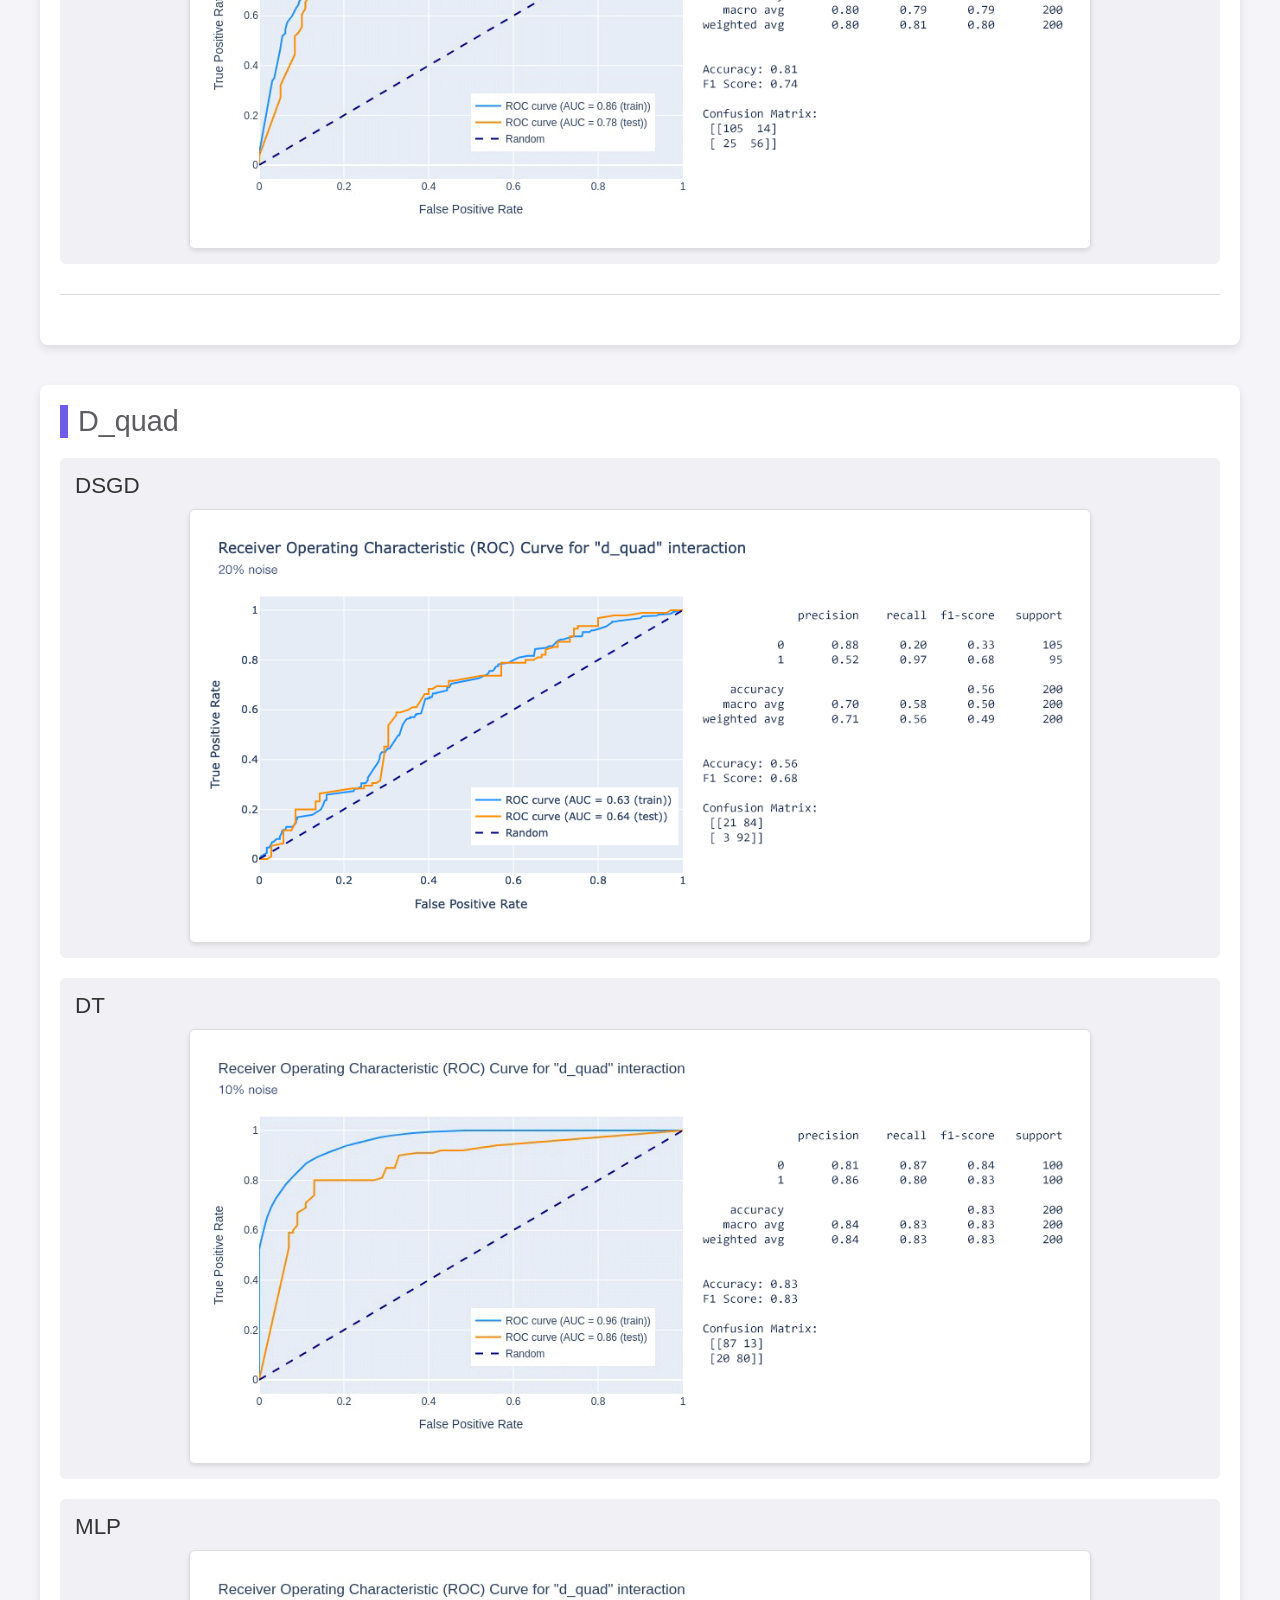
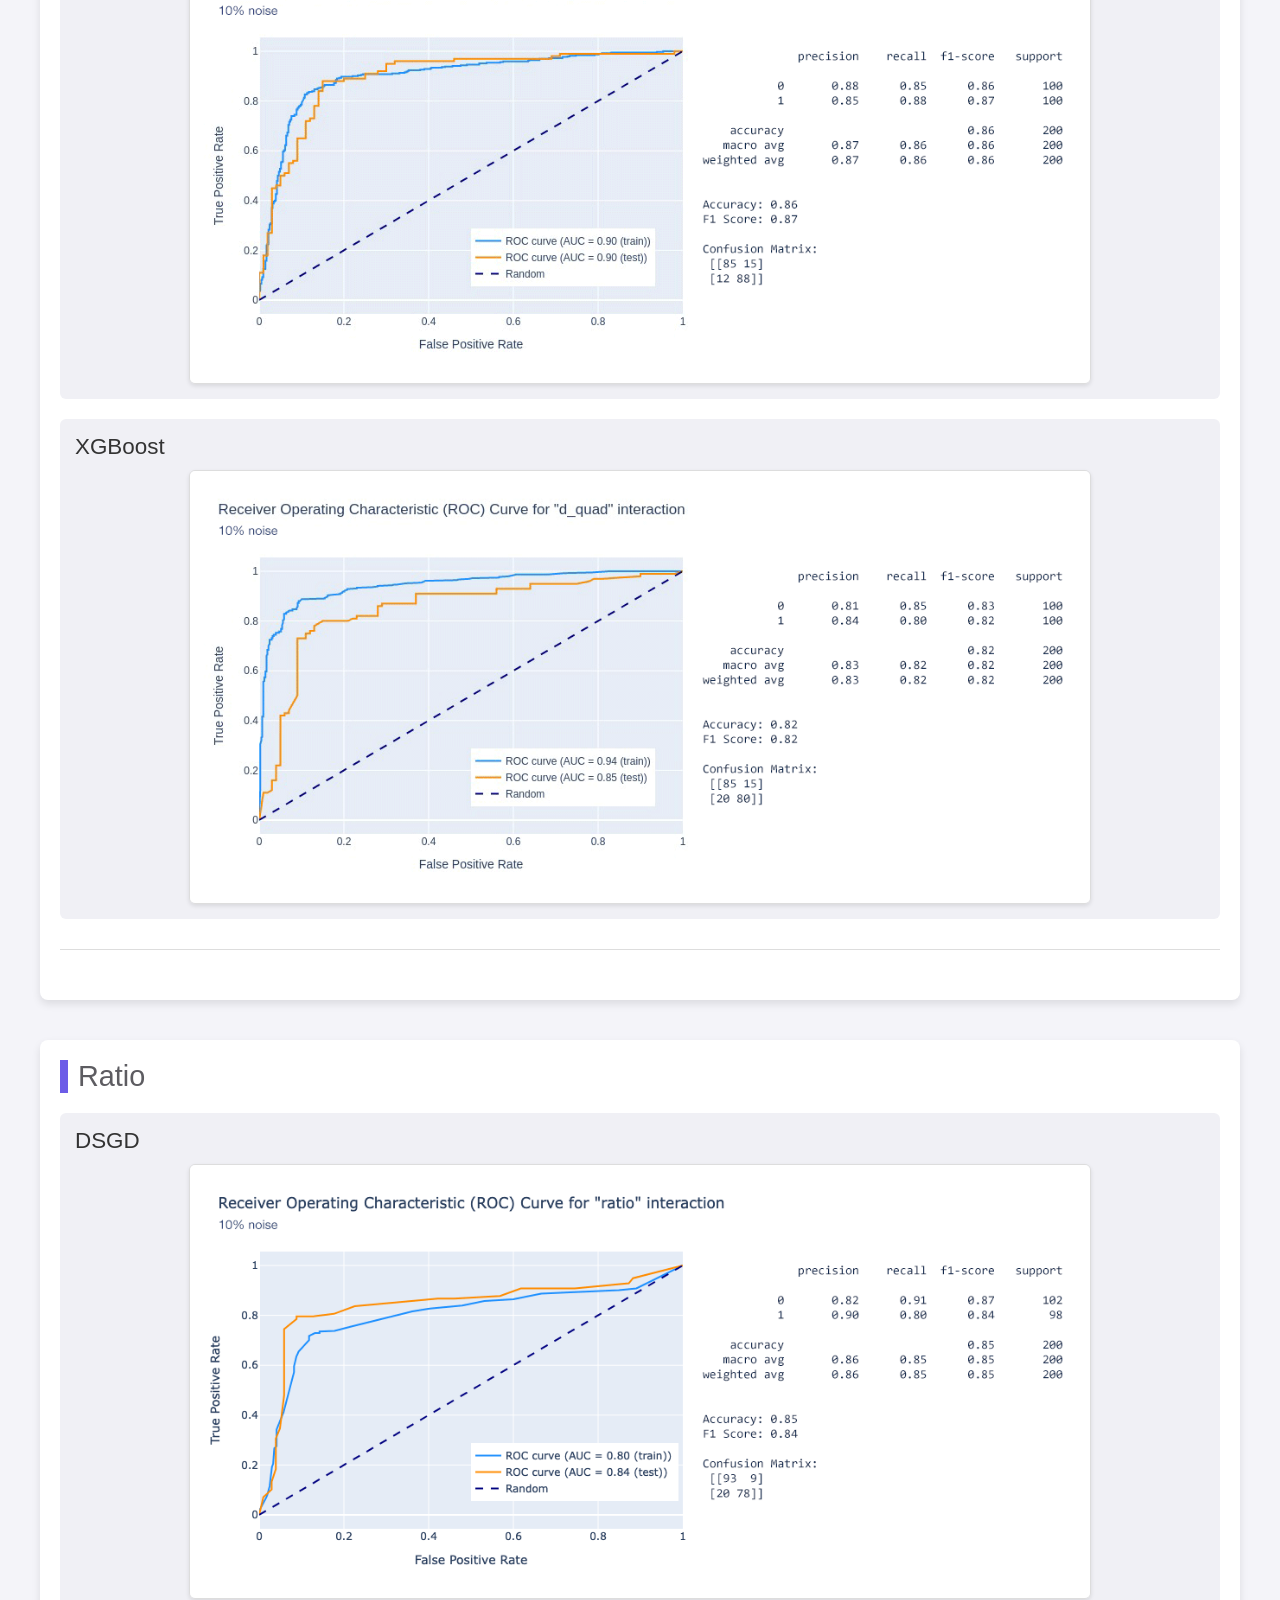
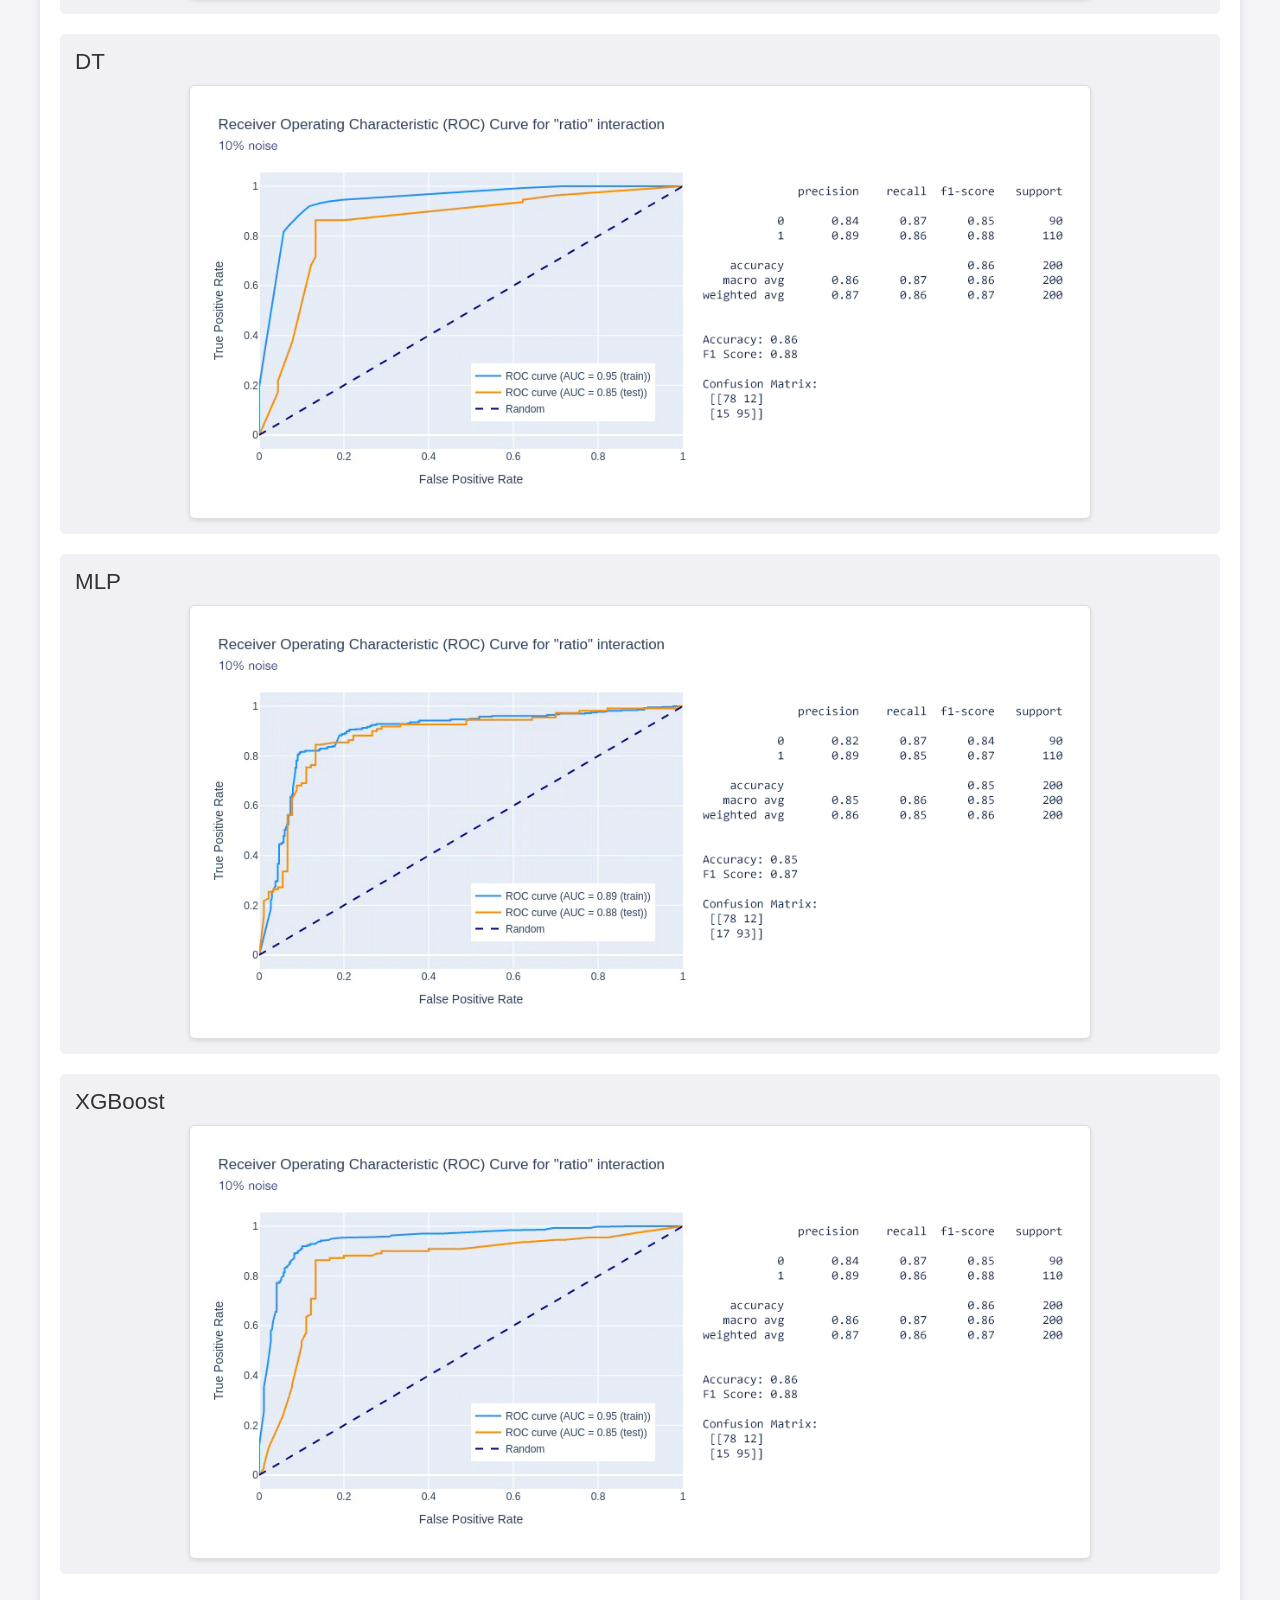
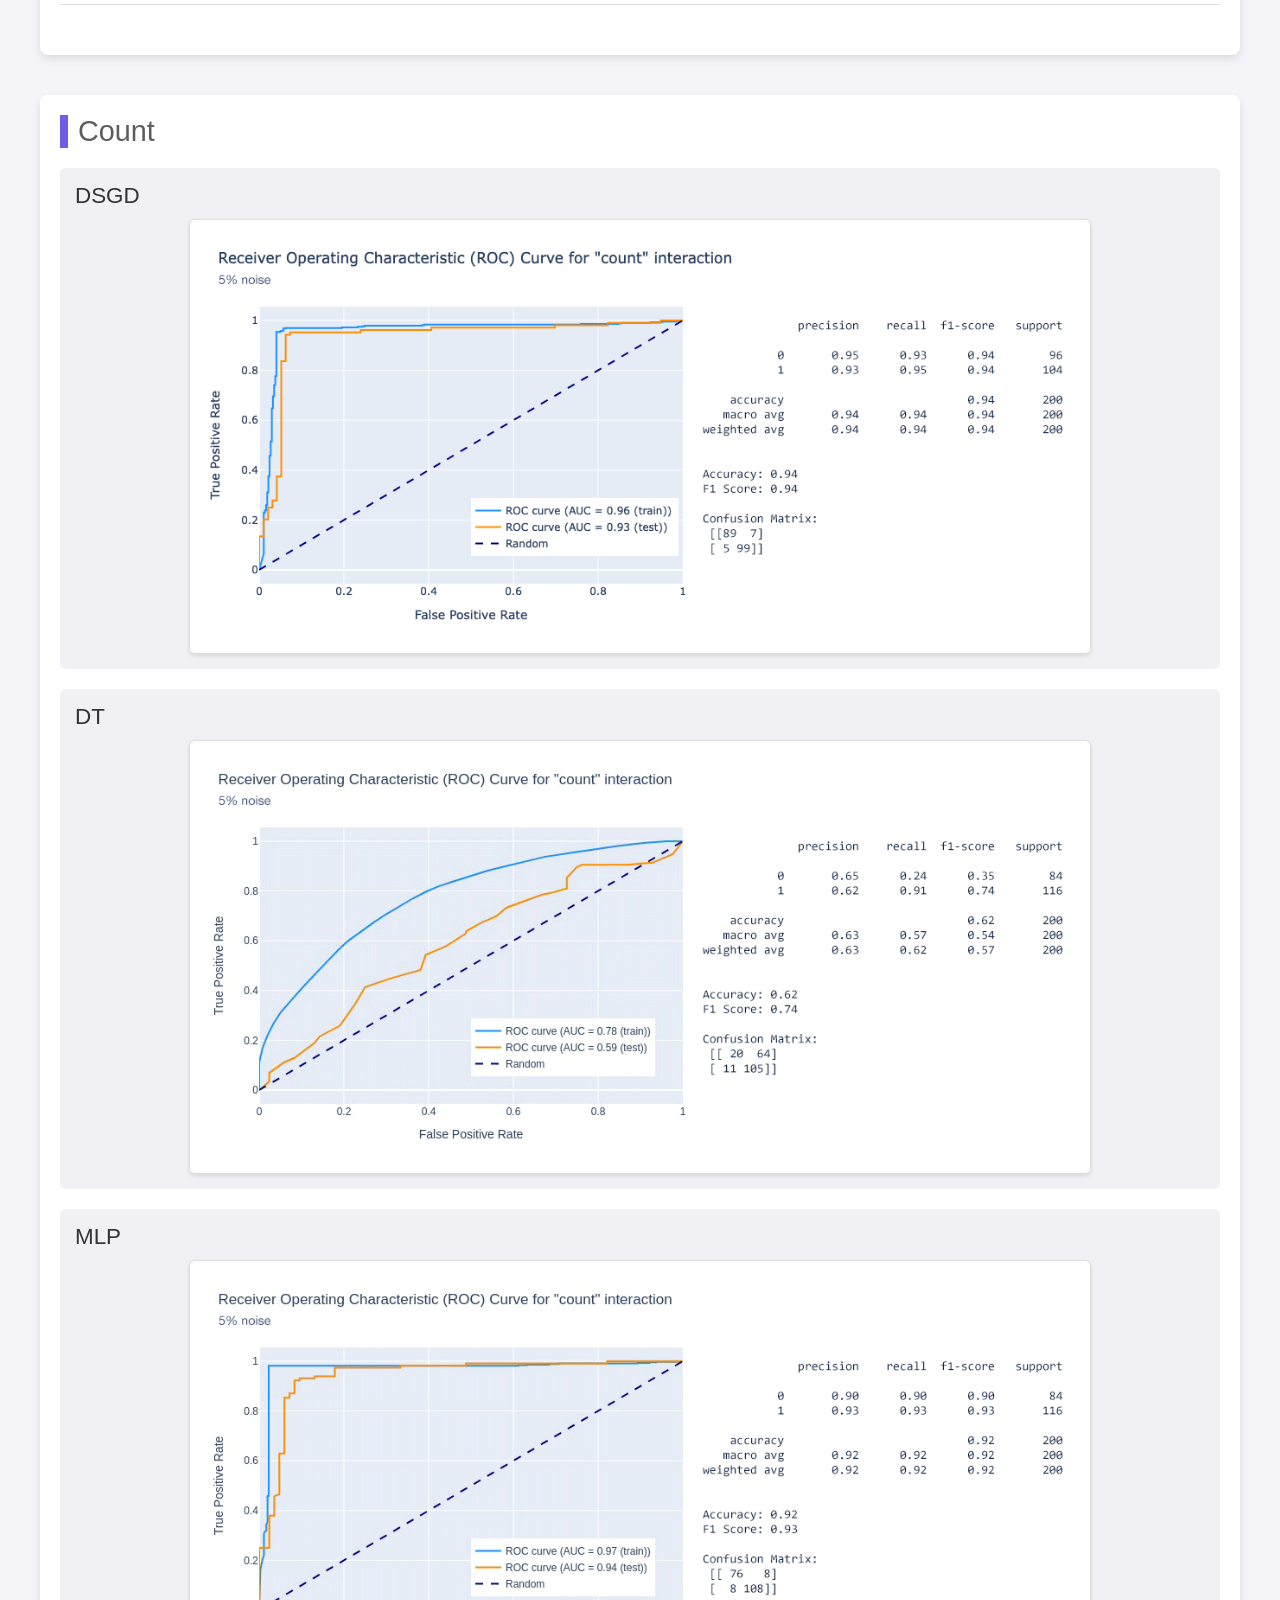
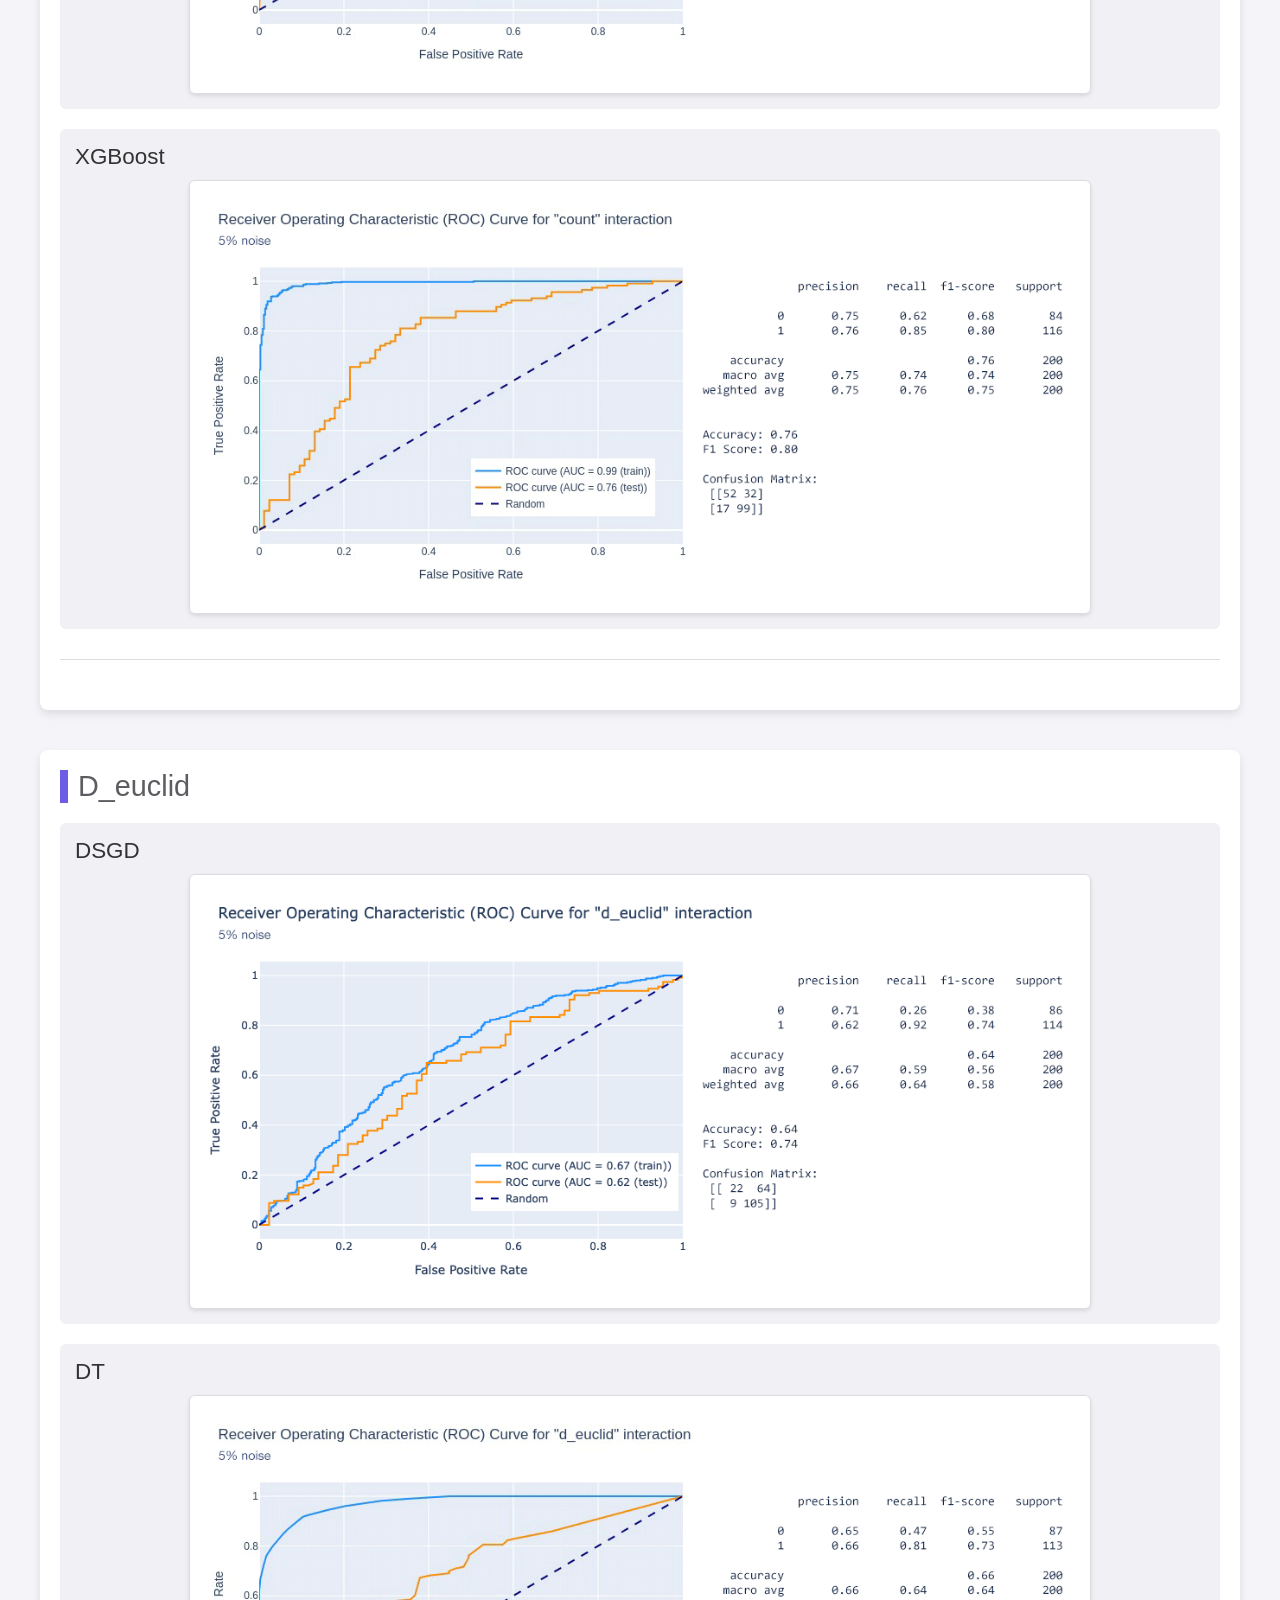
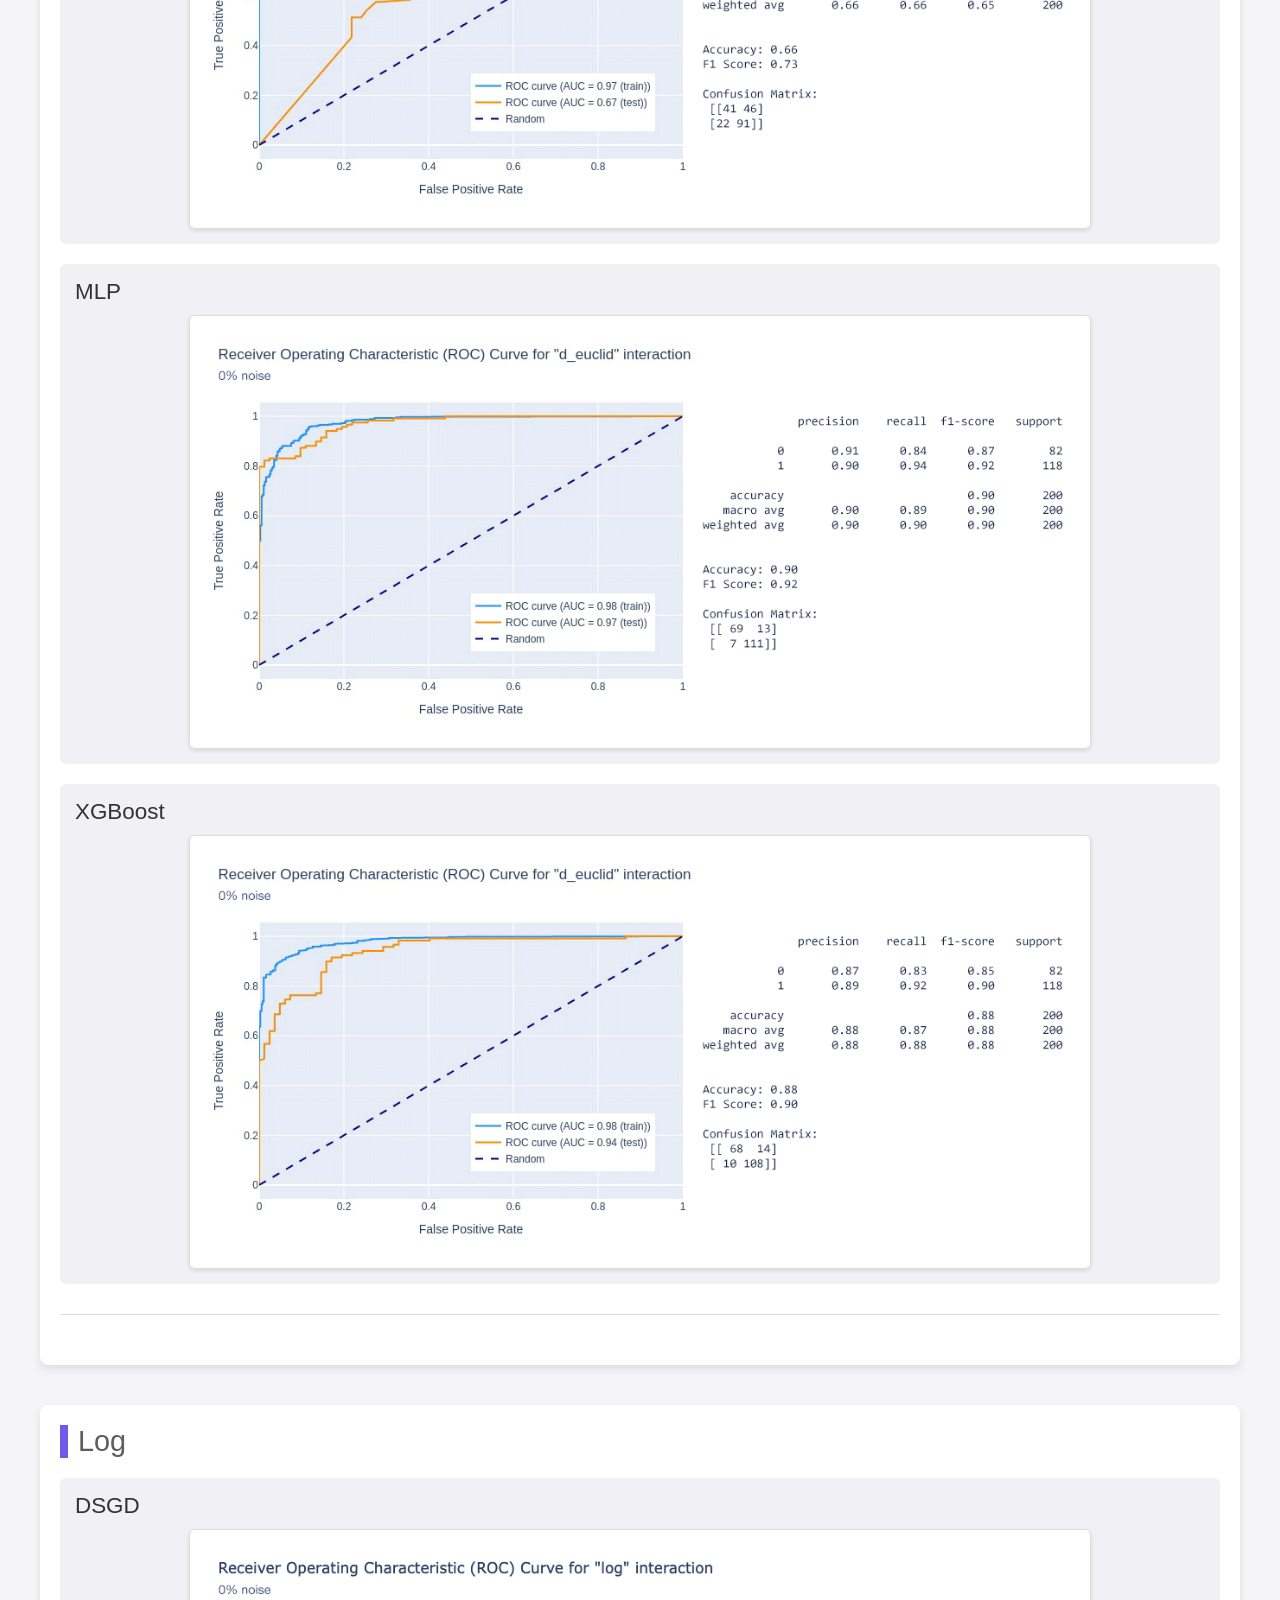
<file: gallery.html>
<!DOCTYPE html>
<html lang="en">
<head>
    <meta charset="UTF-8">
    <meta name="viewport" content="width=device-width, initial-scale=1.0">
    <title>GIF Gallery</title>
    <link rel="stylesheet" href="style.css">
</head>
<body>
    <main>
        <section class="relation-section">
            <h1 class="relation">max</h1>
            <div class="model-section">
                <h2 class="model">DSGD</h2>
                <img class="animation" src="./DSGD/max.gif" alt="max in DSGD">
            </div>
            <div class="model-section">
                <h2 class="model">DT</h2>
                <img class="animation" src="./DT/max.gif" alt="max in DT">
            </div>
            <div class="model-section">
                <h2 class="model">MLP</h2>
                <img class="animation" src="./MLP/max.gif" alt="max in MLP">
            </div>
            <div class="model-section">
                <h2 class="model">XGBoost</h2>
                <img class="animation" src="./XGBoost/max.gif" alt="max in XGBoost">
            </div>
            <hr>
        </section>
        <section class="relation-section">
            <h1 class="relation">r_diff</h1>
            <div class="model-section">
                <h2 class="model">DSGD</h2>
                <img class="animation" src="./DSGD/r_diff.gif" alt="r_diff in DSGD">
            </div>
            <div class="model-section">
                <h2 class="model">DT</h2>
                <img class="animation" src="./DT/r_diff.gif" alt="r_diff in DT">
            </div>
            <div class="model-section">
                <h2 class="model">MLP</h2>
                <img class="animation" src="./MLP/r_diff.gif" alt="r_diff in MLP">
            </div>
            <div class="model-section">
                <h2 class="model">XGBoost</h2>
                <img class="animation" src="./XGBoost/r_diff.gif" alt="r_diff in XGBoost">
            </div>
            <hr>
        </section>
        <section class="relation-section">
            <h1 class="relation">poly</h1>
            <div class="model-section">
                <h2 class="model">DSGD</h2>
                <img class="animation" src="./DSGD/poly.gif" alt="poly in DSGD">
            </div>
            <div class="model-section">
                <h2 class="model">DT</h2>
                <img class="animation" src="./DT/poly.gif" alt="poly in DT">
            </div>
            <div class="model-section">
                <h2 class="model">MLP</h2>
                <img class="animation" src="./MLP/poly.gif" alt="poly in MLP">
            </div>
            <div class="model-section">
                <h2 class="model">XGBoost</h2>
                <img class="animation" src="./XGBoost/poly.gif" alt="poly in XGBoost">
            </div>
            <hr>
        </section>
        <section class="relation-section">
            <h1 class="relation">d_quad</h1>
            <div class="model-section">
                <h2 class="model">DSGD</h2>
                <img class="animation" src="./DSGD/d_quad.gif" alt="d_quad in DSGD">
            </div>
            <div class="model-section">
                <h2 class="model">DT</h2>
                <img class="animation" src="./DT/d_quad.gif" alt="d_quad in DT">
            </div>
            <div class="model-section">
                <h2 class="model">MLP</h2>
                <img class="animation" src="./MLP/d_quad.gif" alt="d_quad in MLP">
            </div>
            <div class="model-section">
                <h2 class="model">XGBoost</h2>
                <img class="animation" src="./XGBoost/d_quad.gif" alt="d_quad in XGBoost">
            </div>
            <hr>
        </section>
        <section class="relation-section">
            <h1 class="relation">ratio</h1>
            <div class="model-section">
                <h2 class="model">DSGD</h2>
                <img class="animation" src="./DSGD/ratio.gif" alt="ratio in DSGD">
            </div>
            <div class="model-section">
                <h2 class="model">DT</h2>
                <img class="animation" src="./DT/ratio.gif" alt="ratio in DT">
            </div>
            <div class="model-section">
                <h2 class="model">MLP</h2>
                <img class="animation" src="./MLP/ratio.gif" alt="ratio in MLP">
            </div>
            <div class="model-section">
                <h2 class="model">XGBoost</h2>
                <img class="animation" src="./XGBoost/ratio.gif" alt="ratio in XGBoost">
            </div>
            <hr>
        </section>
        <section class="relation-section">
            <h1 class="relation">count</h1>
            <div class="model-section">
                <h2 class="model">DSGD</h2>
                <img class="animation" src="./DSGD/count.gif" alt="count in DSGD">
            </div>
            <div class="model-section">
                <h2 class="model">DT</h2>
                <img class="animation" src="./DT/count.gif" alt="count in DT">
            </div>
            <div class="model-section">
                <h2 class="model">MLP</h2>
                <img class="animation" src="./MLP/count.gif" alt="count in MLP">
            </div>
            <div class="model-section">
                <h2 class="model">XGBoost</h2>
                <img class="animation" src="./XGBoost/count.gif" alt="count in XGBoost">
            </div>
            <hr>
        </section>
        <section class="relation-section">
            <h1 class="relation">d_euclid</h1>
            <div class="model-section">
                <h2 class="model">DSGD</h2>
                <img class="animation" src="./DSGD/d_euclid.gif" alt="d_euclid in DSGD">
            </div>
            <div class="model-section">
                <h2 class="model">DT</h2>
                <img class="animation" src="./DT/d_euclid.gif" alt="d_euclid in DT">
            </div>
            <div class="model-section">
                <h2 class="model">MLP</h2>
                <img class="animation" src="./MLP/d_euclid.gif" alt="d_euclid in MLP">
            </div>
            <div class="model-section">
                <h2 class="model">XGBoost</h2>
                <img class="animation" src="./XGBoost/d_euclid.gif" alt="d_euclid in XGBoost">
            </div>
            <hr>
        </section>
        <section class="relation-section">
            <h1 class="relation">log</h1>
            <div class="model-section">
                <h2 class="model">DSGD</h2>
                <img class="animation" src="./DSGD/log.gif" alt="log in DSGD">
            </div>
            <div class="model-section">
                <h2 class="model">DT</h2>
                <img class="animation" src="./DT/log.gif" alt="log in DT">
            </div>
            <div class="model-section">
                <h2 class="model">MLP</h2>
                <img class="animation" src="./MLP/log.gif" alt="log in MLP">
            </div>
            <div class="model-section">
                <h2 class="model">XGBoost</h2>
                <img class="animation" src="./XGBoost/log.gif" alt="log in XGBoost">
            </div>
            <hr>
        </section>
        <section class="relation-section">
            <h1 class="relation">mult</h1>
            <div class="model-section">
                <h2 class="model">DSGD</h2>
                <img class="animation" src="./DSGD/mult.gif" alt="mult in DSGD">
            </div>
            <div class="model-section">
                <h2 class="model">DT</h2>
                <img class="animation" src="./DT/mult.gif" alt="mult in DT">
            </div>
            <div class="model-section">
                <h2 class="model">MLP</h2>
                <img class="animation" src="./MLP/mult.gif" alt="mult in MLP">
            </div>
            <div class="model-section">
                <h2 class="model">XGBoost</h2>
                <img class="animation" src="./XGBoost/mult.gif" alt="mult in XGBoost">
            </div>
            <hr>
        </section>
        <section class="relation-section">
            <h1 class="relation">square</h1>
            <div class="model-section">
                <h2 class="model">DSGD</h2>
                <img class="animation" src="./DSGD/square.gif" alt="square in DSGD">
            </div>
            <div class="model-section">
                <h2 class="model">DT</h2>
                <img class="animation" src="./DT/square.gif" alt="square in DT">
            </div>
            <div class="model-section">
                <h2 class="model">MLP</h2>
                <img class="animation" src="./MLP/square.gif" alt="square in MLP">
            </div>
            <div class="model-section">
                <h2 class="model">XGBoost</h2>
                <img class="animation" src="./XGBoost/square.gif" alt="square in XGBoost">
            </div>
            <hr>
        </section>
        <section class="relation-section">
            <h1 class="relation">cube</h1>
            <div class="model-section">
                <h2 class="model">DSGD</h2>
                <img class="animation" src="./DSGD/cube.gif" alt="cube in DSGD">
            </div>
            <div class="model-section">
                <h2 class="model">DT</h2>
                <img class="animation" src="./DT/cube.gif" alt="cube in DT">
            </div>
            <div class="model-section">
                <h2 class="model">MLP</h2>
                <img class="animation" src="./MLP/cube.gif" alt="cube in MLP">
            </div>
            <div class="model-section">
                <h2 class="model">XGBoost</h2>
                <img class="animation" src="./XGBoost/cube.gif" alt="cube in XGBoost">
            </div>
            <hr>
        </section>
        <section class="relation-section">
            <h1 class="relation">r_poly</h1>
            <div class="model-section">
                <h2 class="model">DSGD</h2>
                <img class="animation" src="./DSGD/r_poly.gif" alt="r_poly in DSGD">
            </div>
            <div class="model-section">
                <h2 class="model">DT</h2>
                <img class="animation" src="./DT/r_poly.gif" alt="r_poly in DT">
            </div>
            <div class="model-section">
                <h2 class="model">MLP</h2>
                <img class="animation" src="./MLP/r_poly.gif" alt="r_poly in MLP">
            </div>
            <div class="model-section">
                <h2 class="model">XGBoost</h2>
                <img class="animation" src="./XGBoost/r_poly.gif" alt="r_poly in XGBoost">
            </div>
            <hr>
        </section>
        <section class="relation-section">
            <h1 class="relation">diff</h1>
            <div class="model-section">
                <h2 class="model">DSGD</h2>
                <img class="animation" src="./DSGD/diff.gif" alt="diff in DSGD">
            </div>
            <div class="model-section">
                <h2 class="model">DT</h2>
                <img class="animation" src="./DT/diff.gif" alt="diff in DT">
            </div>
            <div class="model-section">
                <h2 class="model">MLP</h2>
                <img class="animation" src="./MLP/diff.gif" alt="diff in MLP">
            </div>
            <div class="model-section">
                <h2 class="model">XGBoost</h2>
                <img class="animation" src="./XGBoost/diff.gif" alt="diff in XGBoost">
            </div>
            <hr>
        </section>
    </main>
</body>
</html>
</file>
<file: style.css>
/* style.css */

/* Global Styles */
body {
    font-family: Arial, Helvetica, sans-serif, sans-serif;
    background-color: #f4f4f9;
    color: #333;
    margin: 0;
    padding: 0;
    text-align: center; /* Center-aligns all content */
}

main {
    max-width: 1200px;
    margin: 0 auto;
    padding: 20px;
    text-align: left; /* Resets text alignment inside main */
}

h1, h2 {
    font-weight: normal;
    margin: 0;
}

/* Relation Section Styles */
.relation-section {
    margin-bottom: 40px;
    padding: 20px;
    background-color: #ffffff;
    box-shadow: 0 4px 8px rgba(0, 0, 0, 0.1);
    border-radius: 8px;
}

.relation {
    font-size: 1.8em;
    color: #5d5c61;
    margin-bottom: 20px;
    border-left: 8px solid #6c5ce7;
    padding-left: 10px;
    text-transform: capitalize;
}

hr {
    border: none;
    border-top: 1px solid #ddd;
    margin: 30px 0;
}

/* Model Section Styles */
.model-section {
    margin-bottom: 20px;
    padding: 15px;
    background-color: #f0f0f5;
    border-radius: 6px;
}

.model {
    font-size: 1.4em;
    color: #333;
    margin-bottom: 10px;
}

.animation {
    width: 100%;
    max-width: 900px; /* Increased max width for larger images */
    height: auto;
    border-radius: 6px;
    border: 1px solid #ddd;
    box-shadow: 0 2px 4px rgba(0, 0, 0, 0.1);
    margin: 0 auto; /* Centers the image */
    display: block; /* Ensures the image is treated as a block element for proper centering */
}

/* Responsive Design */
@media (max-width: 768px) {
    .relation {
        font-size: 1.5em;
    }

    .model {
        font-size: 1.2em;
    }

    .animation {
        max-width: 100%;
    }
}
</file>
